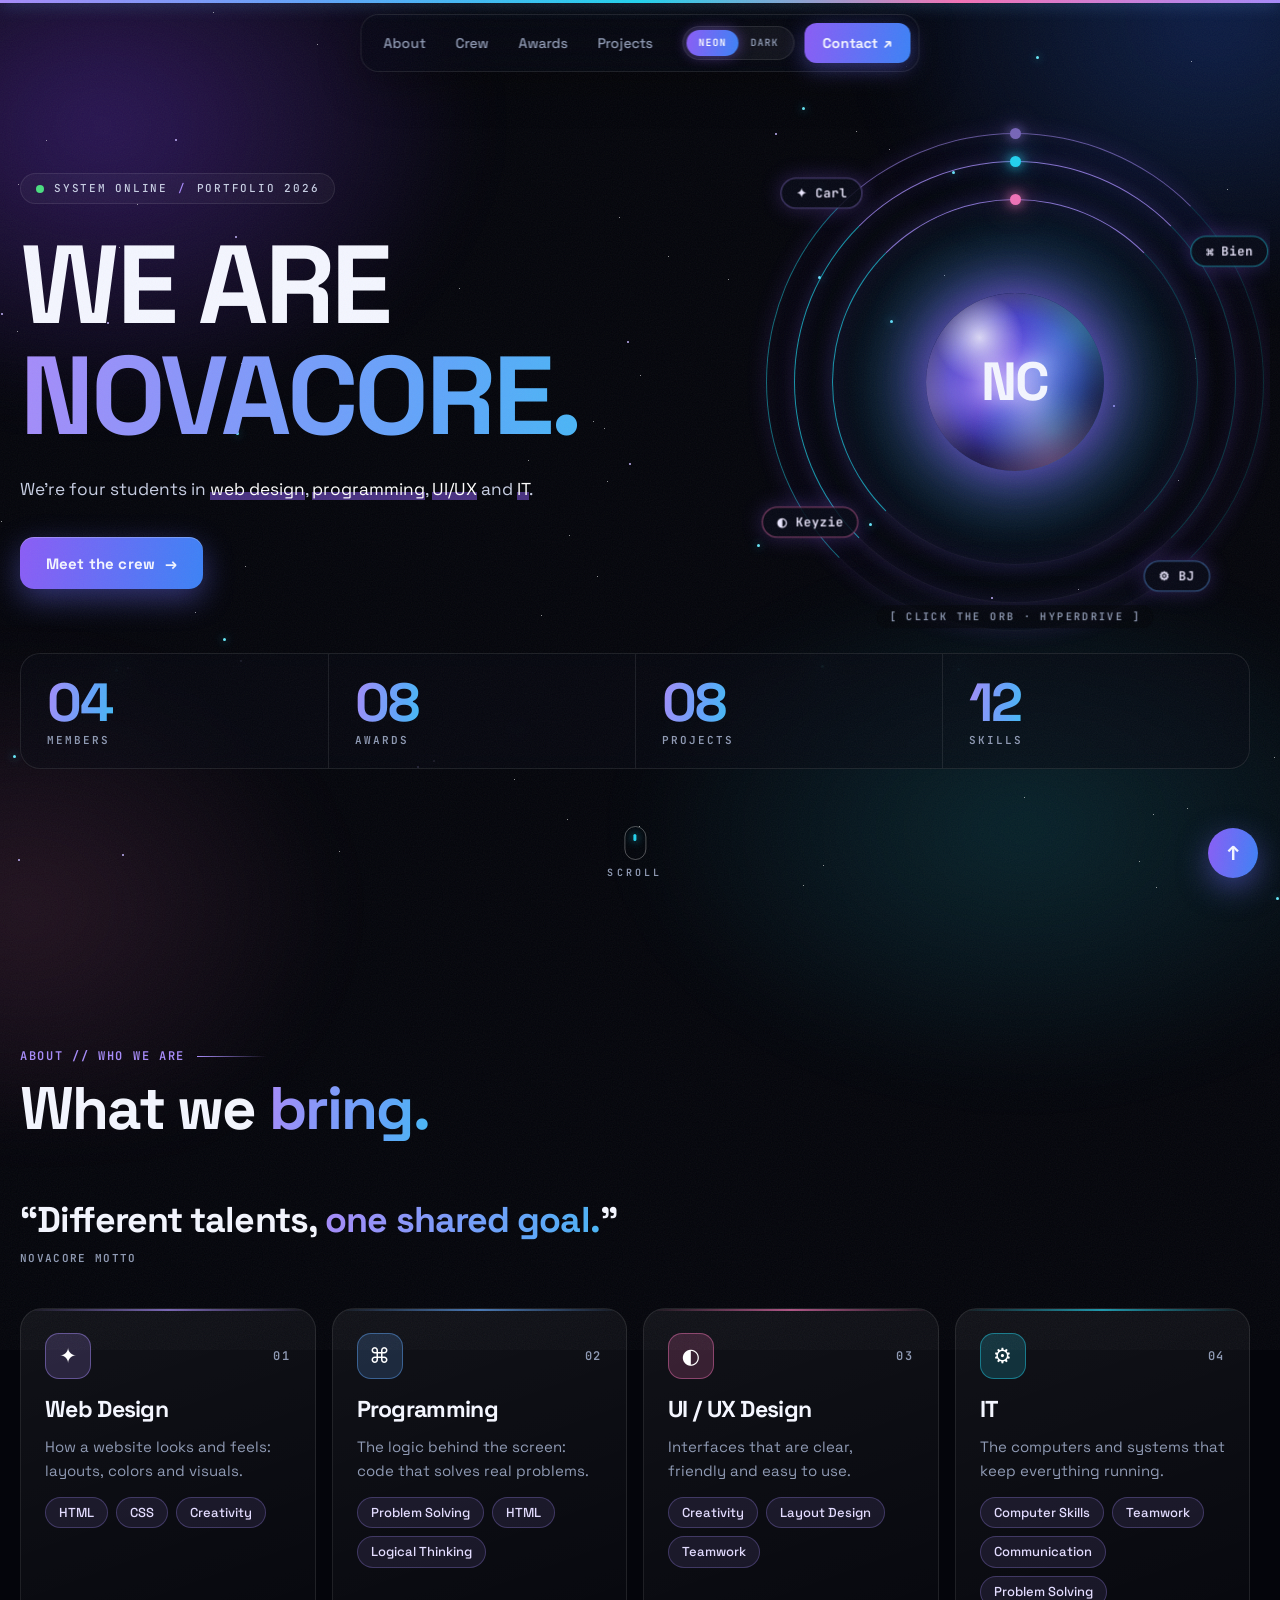
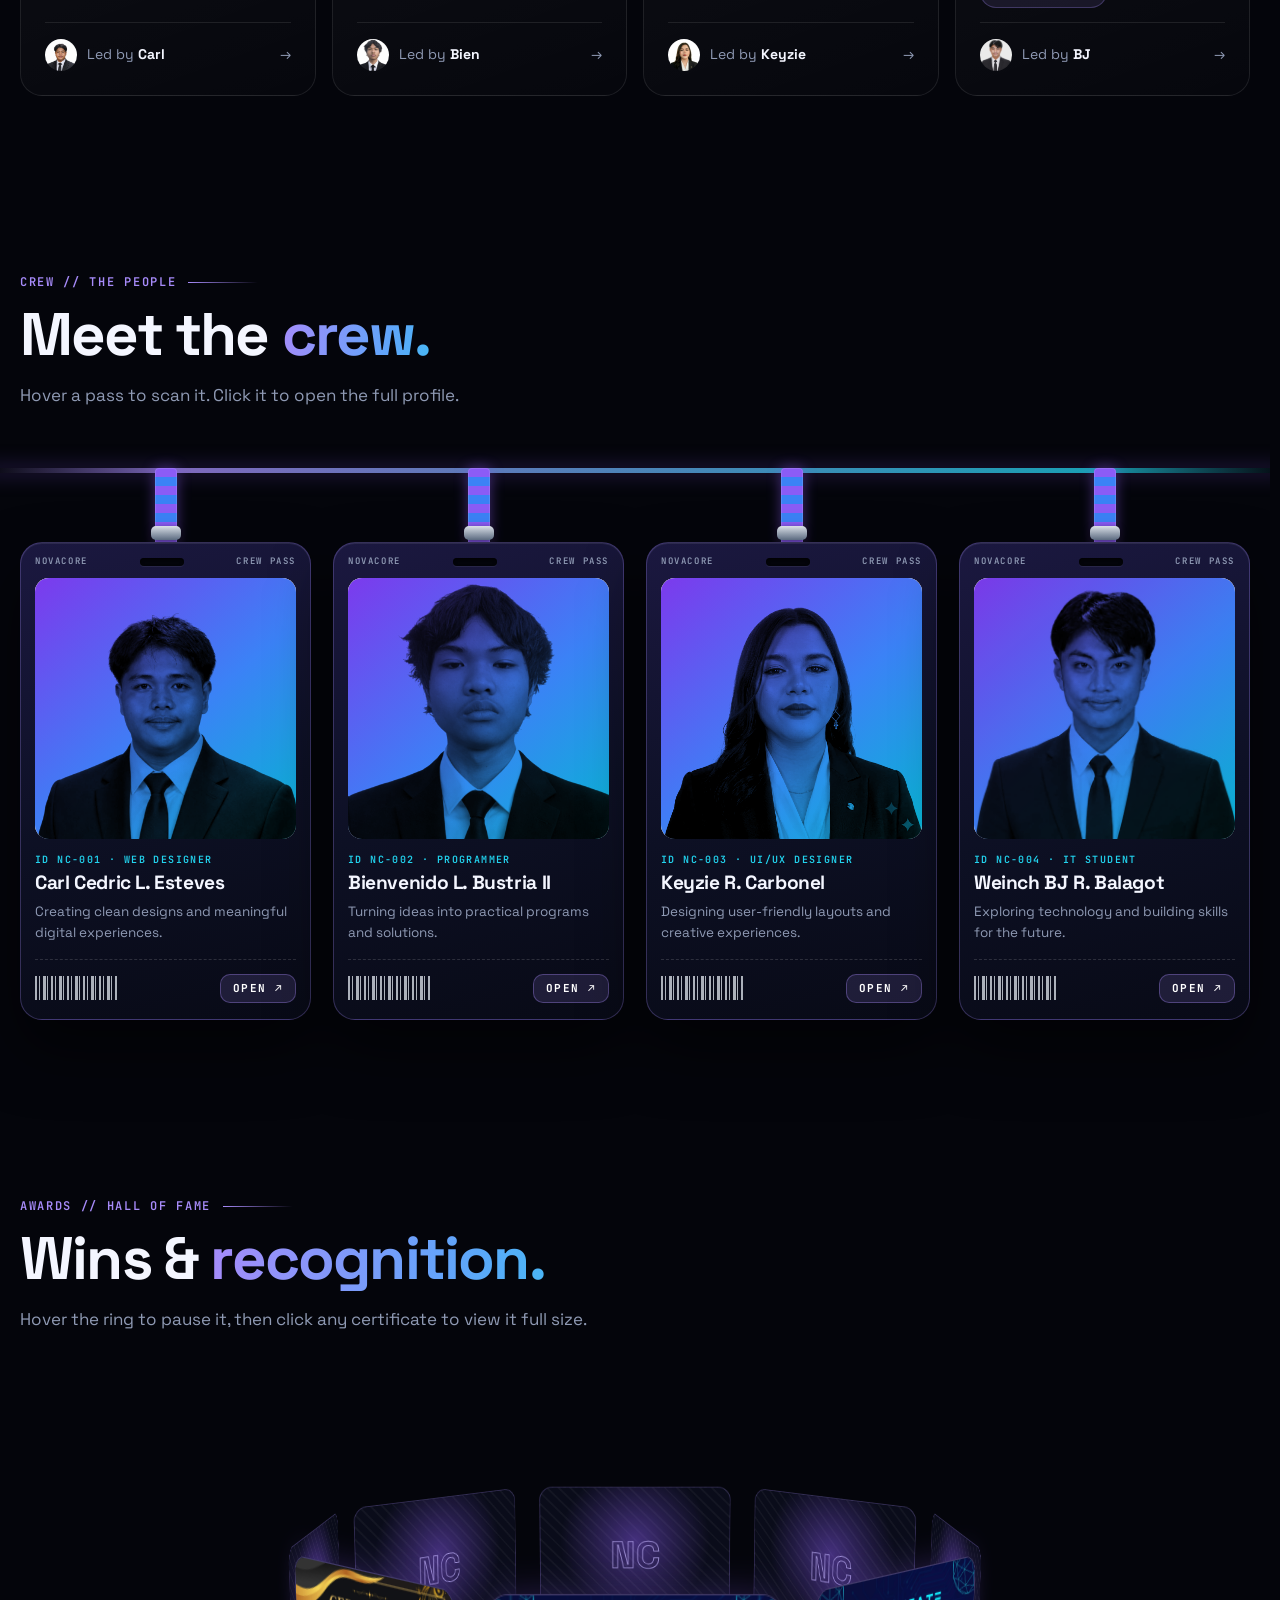
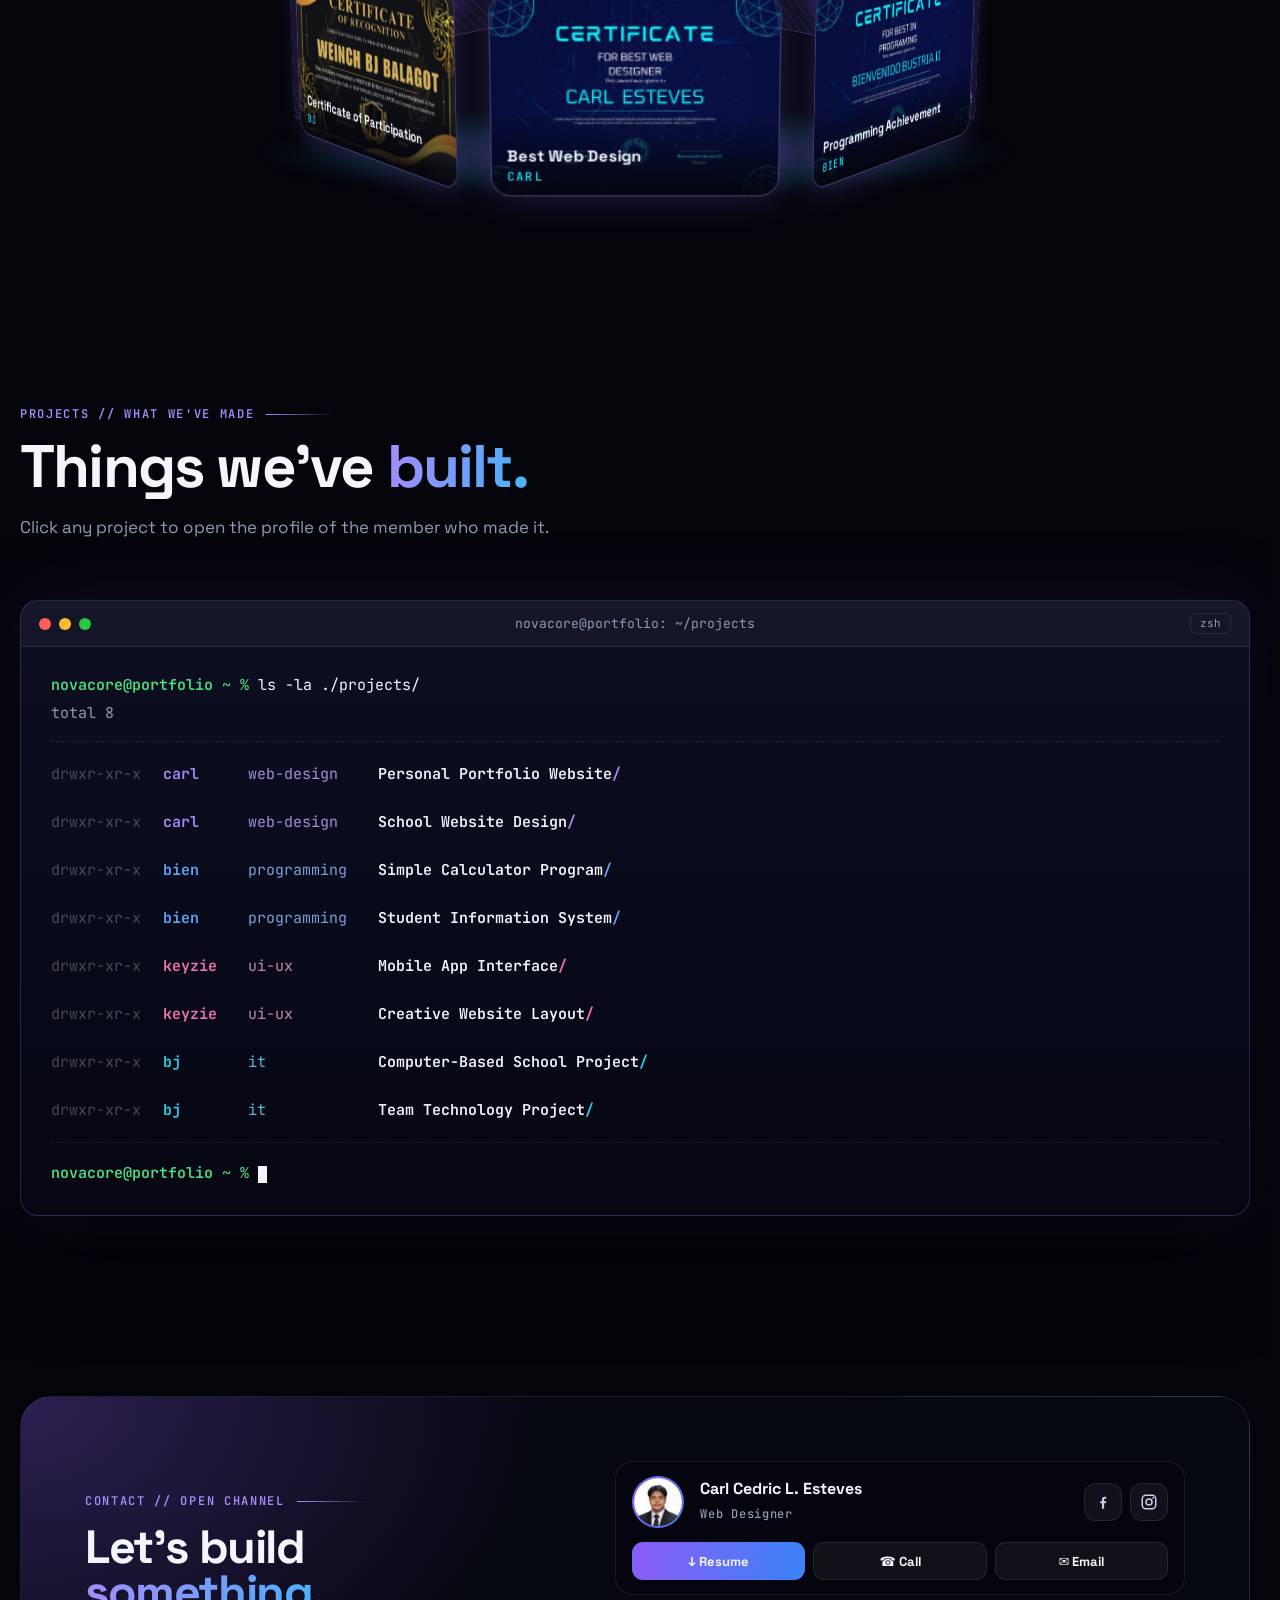
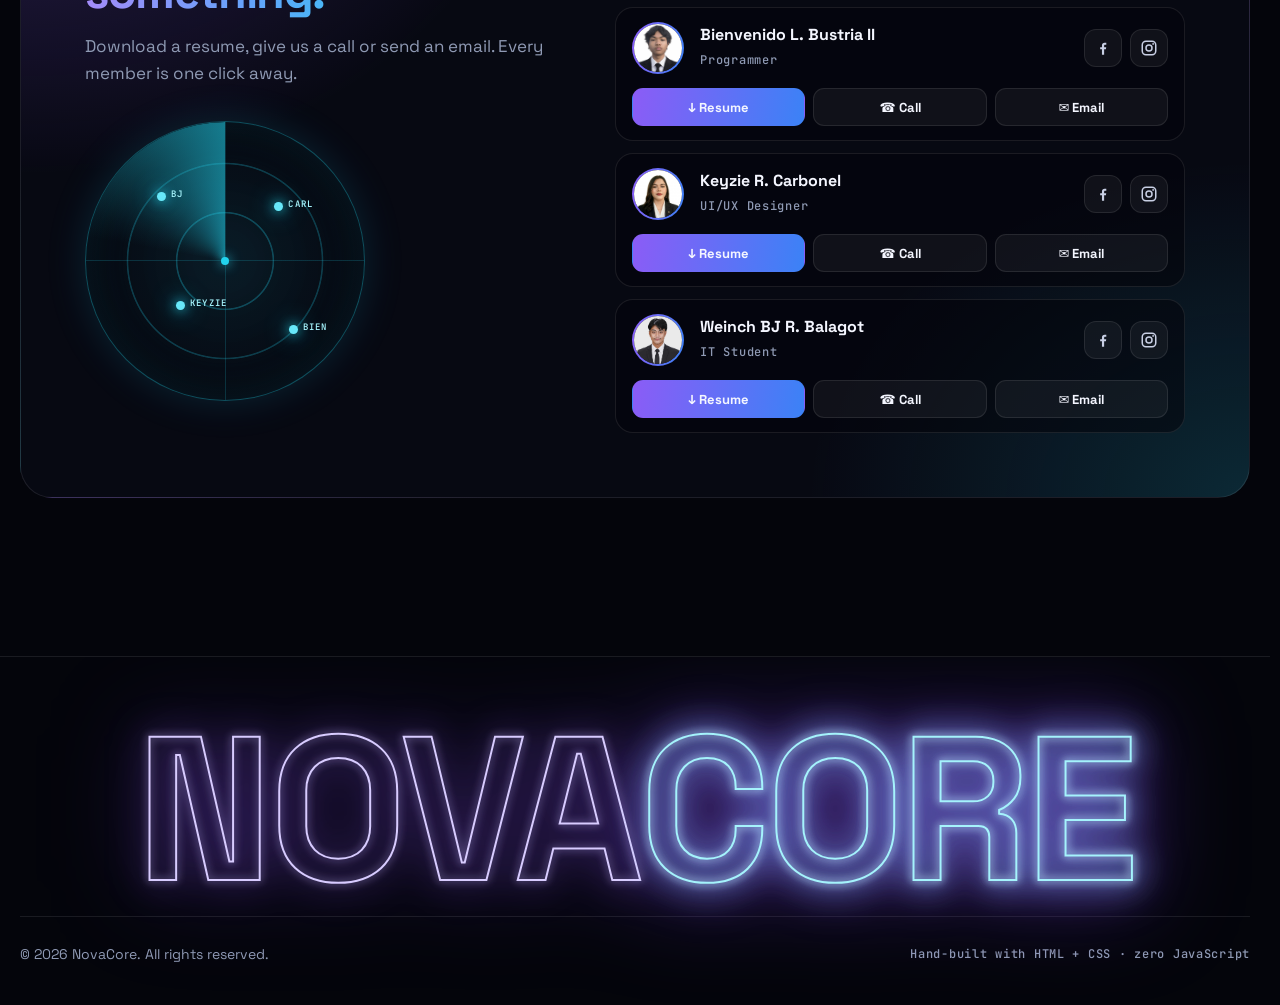
<file: index.html>
<!DOCTYPE html>
<html lang="en">
<head>
    <!-- page info -->
    <meta charset="UTF-8">
    <meta name="viewport" content="width=device-width, initial-scale=1.0">
    <meta name="description" content="NovaCore — the portfolio of four students in web design, programming, UI/UX and IT.">
    <meta name="color-scheme" content="dark">
    <meta name="theme-color" content="#04050b">
    <title>NovaCore — Portfolio</title>

    <!-- tab icon: a small "NC" badge drawn as an SVG -->
    <link rel="icon" href="data:image/svg+xml,%3Csvg xmlns='http://www.w3.org/2000/svg' viewBox='0 0 64 64'%3E%3Cdefs%3E%3ClinearGradient id='g' x1='0' y1='0' x2='1' y2='1'%3E%3Cstop offset='0' stop-color='%238b5cf6'/%3E%3Cstop offset='1' stop-color='%2322d3ee'/%3E%3C/linearGradient%3E%3C/defs%3E%3Crect width='64' height='64' rx='16' fill='url(%23g)'/%3E%3Ctext x='32' y='42' font-family='Arial Black,Arial' font-size='26' font-weight='900' text-anchor='middle' fill='white'%3ENC%3C/text%3E%3C/svg%3E">

    <!-- fonts -->
    <link rel="preconnect" href="https://fonts.googleapis.com">
    <link rel="preconnect" href="https://fonts.gstatic.com" crossorigin>
    <link rel="stylesheet" href="https://fonts.googleapis.com/css2?family=Space+Grotesk:wght@400;500;600;700&family=JetBrains+Mono:wght@400;600&display=swap">

    <!-- styles -->
    <link rel="stylesheet" href="style.css">
</head>
<body id="top">

<!--
    NOVACORE PORTFOLIO — pure HTML + CSS, zero JavaScript.
    • profiles, award viewer and phone menu open with the CSS :target selector
    • hyperdrive + dark mode are hidden checkboxes read with :has()
    • reveals, the typed terminal command and nav highlight are CSS scroll-driven animations
-->


<!-- ===================== ICONS (drawn once, reused with <use>) ===================== -->
<svg width="0" height="0" style="position: absolute" aria-hidden="true" focusable="false">
    <symbol id="i-fb" viewBox="0 0 24 24">
        <path fill="currentColor" d="M13.5 21v-7.2h2.4l.4-2.9h-2.8V9.1c0-.8.2-1.4 1.4-1.4h1.5V5.1c-.3 0-1.1-.1-2.2-.1-2.2 0-3.6 1.3-3.6 3.7v2.2H8.2v2.9h2.4V21h2.9z"/>
    </symbol>
    <symbol id="i-ig" viewBox="0 0 24 24">
        <g fill="none" stroke="currentColor" stroke-width="2">
            <rect x="3" y="3" width="18" height="18" rx="5"/>
            <circle cx="12" cy="12" r="4"/>
        </g>
        <circle cx="17.5" cy="6.5" r="1.2" fill="currentColor"/>
    </symbol>
</svg>


<!-- ===================== SWITCHES (hidden checkboxes) ===================== -->
<input type="checkbox" id="warp" class="sr-toggle" aria-label="Hyperdrive">
<input type="checkbox" id="dark" class="sr-toggle" aria-label="Dark mode">


<!-- ===================== BACKGROUND ===================== -->
<div class="nebula" aria-hidden="true"></div>
<div class="space" aria-hidden="true">
    <i class="s1"></i>
    <i class="s2"></i>
    <i class="s3"></i>
</div>
<div class="warp" aria-hidden="true"></div>
<div class="grain" aria-hidden="true"></div>


<!-- ===================== NAV ===================== -->
<header class="nav">
    <nav class="nav-links" aria-label="Sections">
        <a href="#about">About</a>
        <a href="#crew">Crew</a>
        <a href="#awards">Awards</a>
        <a href="#projects">Projects</a>
    </nav>

    <div class="nav-tools">
        <!-- neon (the default, colourful look) / dark (black, neon edges only) -->
        <label for="dark" class="switch" title="Switch between neon and dark">
            <span class="sr-only">Dark mode</span>
            <span class="switch-knob" aria-hidden="true"></span>
            <span class="switch-opt o-neon" aria-hidden="true">NEON</span>
            <span class="switch-opt o-dark" aria-hidden="true">DARK</span>
        </label>

        <a href="#contact" class="nav-cta">Contact <span aria-hidden="true">↗</span></a>

        <a href="#menu" class="burger" aria-label="Open menu">
            <span></span>
            <span></span>
        </a>
    </div>
</header>


<main>

    <!-- ===================== HERO ===================== -->
    <section class="hero" aria-label="Introduction">
        <div class="hero-grid">
            <div class="hero-copy">
                <p class="status"><span class="dot"></span> SYSTEM ONLINE <span class="sep">/</span> PORTFOLIO 2026</p>

                <h1 class="hero-title">
                    <span class="t-line"><span>We are</span></span>
                    <span class="t-line">
                        <span class="glitch" data-text="NovaCore."><span class="grad">NovaCore.</span></span>
                    </span>
                </h1>

                <p class="hero-lead">
                    We're four students in <em>web design</em>, <em>programming</em>,
                    <em>UI/UX</em> and <em>IT</em>.
                </p>

                <div class="hero-cta">
                    <a href="#crew" class="btn btn-primary">Meet the crew <span class="arrow" aria-hidden="true">→</span></a>
                </div>
            </div>

            <!-- the orb is a label: clicking it ticks #warp (hyperdrive) -->
            <div class="orb-wrap">
                <label for="warp" class="orb" title="Click to engage hyperdrive">
                    <span class="sr-only">Toggle hyperdrive</span>
                    <span class="orb-glow" aria-hidden="true"></span>
                    <span class="orb-ring r1" aria-hidden="true"></span>
                    <span class="orb-ring r2" aria-hidden="true"></span>
                    <span class="orb-ring r3" aria-hidden="true"></span>
                    <span class="orb-core" aria-hidden="true"><b>NC</b></span>
                    <span class="orb-chip c1" aria-hidden="true">✦ Carl</span>
                    <span class="orb-chip c2" aria-hidden="true">⌘ Bien</span>
                    <span class="orb-chip c3" aria-hidden="true">◐ Keyzie</span>
                    <span class="orb-chip c4" aria-hidden="true">⚙ BJ</span>
                    <span class="orb-hint" aria-hidden="true"></span>
                </label>
            </div>
        </div>

        <ul class="hud" aria-label="Group stats">
            <li>
                <b class="count" style="--to: 4"><span class="sr-only">4</span></b>
                <span>Members</span>
            </li>
            <li>
                <b class="count" style="--to: 8"><span class="sr-only">8</span></b>
                <span>Awards</span>
            </li>
            <li>
                <b class="count" style="--to: 8"><span class="sr-only">8</span></b>
                <span>Projects</span>
            </li>
            <li>
                <b class="count" style="--to: 12"><span class="sr-only">12</span></b>
                <span>Skills</span>
            </li>
        </ul>

        <a href="#about" class="cue" aria-label="Scroll to About"><i></i>SCROLL</a>
    </section>


    <!-- ===================== 01 ABOUT ===================== -->
    <section class="sec" id="about">
        <div class="wrap">
            <header class="sec-head reveal">
                <p class="sec-tag">About // who we are</p>
                <h2 class="sec-title">What we <span class="grad">bring.</span></h2>
            </header>

            <div class="about-intro reveal">
                <blockquote class="about-quote">
                    <p>“Different talents, <span class="grad">one shared goal.</span>”</p>
                    <cite>NovaCore motto</cite>
                </blockquote>
            </div>

            <div class="fields">
                <article class="field reveal" style="--a: #a78bfa">
                    <div class="field-top">
                        <span class="field-icon" aria-hidden="true">✦</span>
                        <span class="field-no">01</span>
                    </div>
                    <h3>Web Design</h3>
                    <p>How a website looks and feels: layouts, colors and visuals.</p>
                    <ul class="chips">
                        <li>HTML</li>
                        <li>CSS</li>
                        <li>Creativity</li>
                    </ul>
                    <a href="#p-carl" class="field-lead">
                        <img src="carl.jpg" alt="">
                        <span>Led by <b>Carl</b></span>
                        <i aria-hidden="true">→</i>
                    </a>
                </article>

                <article class="field reveal" style="--a: #60a5fa">
                    <div class="field-top">
                        <span class="field-icon" aria-hidden="true">⌘</span>
                        <span class="field-no">02</span>
                    </div>
                    <h3>Programming</h3>
                    <p>The logic behind the screen: code that solves real problems.</p>
                    <ul class="chips">
                        <li>Problem Solving</li>
                        <li>HTML</li>
                        <li>Logical Thinking</li>
                    </ul>
                    <a href="#p-bien" class="field-lead">
                        <img src="bien-photo.jpg" alt="">
                        <span>Led by <b>Bien</b></span>
                        <i aria-hidden="true">→</i>
                    </a>
                </article>

                <article class="field reveal" style="--a: #f472b6">
                    <div class="field-top">
                        <span class="field-icon" aria-hidden="true">◐</span>
                        <span class="field-no">03</span>
                    </div>
                    <h3>UI / UX Design</h3>
                    <p>Interfaces that are clear, friendly and easy to use.</p>
                    <ul class="chips">
                        <li>Creativity</li>
                        <li>Layout Design</li>
                        <li>Teamwork</li>
                    </ul>
                    <a href="#p-keyzie" class="field-lead">
                        <img src="keyzie.jpg" alt="">
                        <span>Led by <b>Keyzie</b></span>
                        <i aria-hidden="true">→</i>
                    </a>
                </article>

                <article class="field reveal" style="--a: #22d3ee">
                    <div class="field-top">
                        <span class="field-icon" aria-hidden="true">⚙</span>
                        <span class="field-no">04</span>
                    </div>
                    <h3>IT</h3>
                    <p>The computers and systems that keep everything running.</p>
                    <ul class="chips">
                        <li>Computer Skills</li>
                        <li>Teamwork</li>
                        <li>Communication</li>
                        <li>Problem Solving</li>
                    </ul>
                    <a href="#p-bj" class="field-lead">
                        <img src="bj.jpg" alt="">
                        <span>Led by <b>BJ</b></span>
                        <i aria-hidden="true">→</i>
                    </a>
                </article>
            </div>
        </div>
    </section>


    <!-- ===================== 02 CREW ===================== -->
    <section class="sec" id="crew">
        <div class="wrap">
            <header class="sec-head reveal">
                <p class="sec-tag">Crew // the people</p>
                <h2 class="sec-title">Meet the <span class="grad">crew.</span></h2>
                <p class="sec-sub">Hover a pass to scan it. Click it to open the full profile.</p>
            </header>

            <div class="crew">
                <!-- Carl -->
                <div class="hang">
                    <a href="#p-carl" class="badge" style="--d: -1s">
                        <span class="lanyard" aria-hidden="true"></span>
                        <span class="badge-body">
                            <span class="badge-top">
                                <span>NOVACORE</span>
                                <span class="slot"></span>
                                <span>CREW PASS</span>
                            </span>
                            <span class="badge-photo">
                                <img src="carl.jpg" alt="Carl Cedric L. Esteves">
                                <span class="scan" aria-hidden="true"></span>
                            </span>
                            <span class="badge-id">ID NC-001 · WEB DESIGNER</span>
                            <span class="badge-name">Carl Cedric L. Esteves</span>
                            <span class="badge-bio">Creating clean designs and meaningful digital experiences.</span>
                            <span class="badge-foot">
                                <span class="barcode" aria-hidden="true"></span>
                                <span class="badge-open">OPEN ↗</span>
                            </span>
                            <span class="holo" aria-hidden="true"></span>
                        </span>
                    </a>
                </div>

                <!-- Bien -->
                <div class="hang">
                    <a href="#p-bien" class="badge" style="--d: -3.2s">
                        <span class="lanyard" aria-hidden="true"></span>
                        <span class="badge-body">
                            <span class="badge-top">
                                <span>NOVACORE</span>
                                <span class="slot"></span>
                                <span>CREW PASS</span>
                            </span>
                            <span class="badge-photo">
                                <img src="bien-photo.jpg" alt="Bienvenido L. Bustria II">
                                <span class="scan" aria-hidden="true"></span>
                            </span>
                            <span class="badge-id">ID NC-002 · PROGRAMMER</span>
                            <span class="badge-name">Bienvenido L. Bustria II</span>
                            <span class="badge-bio">Turning ideas into practical programs and solutions.</span>
                            <span class="badge-foot">
                                <span class="barcode" aria-hidden="true"></span>
                                <span class="badge-open">OPEN ↗</span>
                            </span>
                            <span class="holo" aria-hidden="true"></span>
                        </span>
                    </a>
                </div>

                <!-- Keyzie -->
                <div class="hang">
                    <a href="#p-keyzie" class="badge" style="--d: -2.1s">
                        <span class="lanyard" aria-hidden="true"></span>
                        <span class="badge-body">
                            <span class="badge-top">
                                <span>NOVACORE</span>
                                <span class="slot"></span>
                                <span>CREW PASS</span>
                            </span>
                            <span class="badge-photo">
                                <img src="keyzie.jpg" alt="Keyzie R. Carbonel">
                                <span class="scan" aria-hidden="true"></span>
                            </span>
                            <span class="badge-id">ID NC-003 · UI/UX DESIGNER</span>
                            <span class="badge-name">Keyzie R. Carbonel</span>
                            <span class="badge-bio">Designing user-friendly layouts and creative experiences.</span>
                            <span class="badge-foot">
                                <span class="barcode" aria-hidden="true"></span>
                                <span class="badge-open">OPEN ↗</span>
                            </span>
                            <span class="holo" aria-hidden="true"></span>
                        </span>
                    </a>
                </div>

                <!-- BJ -->
                <div class="hang">
                    <a href="#p-bj" class="badge" style="--d: -4.4s">
                        <span class="lanyard" aria-hidden="true"></span>
                        <span class="badge-body">
                            <span class="badge-top">
                                <span>NOVACORE</span>
                                <span class="slot"></span>
                                <span>CREW PASS</span>
                            </span>
                            <span class="badge-photo">
                                <img src="bj.jpg" alt="Weinch BJ R. Balagot">
                                <span class="scan" aria-hidden="true"></span>
                            </span>
                            <span class="badge-id">ID NC-004 · IT STUDENT</span>
                            <span class="badge-name">Weinch BJ R. Balagot</span>
                            <span class="badge-bio">Exploring technology and building skills for the future.</span>
                            <span class="badge-foot">
                                <span class="barcode" aria-hidden="true"></span>
                                <span class="badge-open">OPEN ↗</span>
                            </span>
                            <span class="holo" aria-hidden="true"></span>
                        </span>
                    </a>
                </div>
            </div>
        </div>
    </section>


    <!-- ===================== 03 AWARDS ===================== -->
    <section class="sec" id="awards">
        <div class="wrap">
            <header class="sec-head reveal">
                <p class="sec-tag">Awards // hall of fame</p>
                <h2 class="sec-title">Wins &amp; <span class="grad">recognition.</span></h2>
                <p class="sec-sub">Hover the ring to pause it, then click any certificate to view it full size.</p>
            </header>
        </div>

        <!-- 3D ring of certificates; each card opens its award viewer below -->
        <div class="ring-stage reveal">
            <div class="ring-floor" aria-hidden="true"></div>
            <div class="ring-tilt">
                <div class="ring">
                    <a href="#lb-1" class="ring-card" style="--i: 0">
                        <span class="rc-front">
                            <img src="CC 2.jpg" alt="Best Web Design certificate — Carl Cedric L. Esteves">
                            <span class="rc-cap">Best Web Design<small>Carl</small></span>
                        </span>
                        <span class="rc-back" aria-hidden="true"><b>NC</b><i>01</i></span>
                    </a>
                    <a href="#lb-2" class="ring-card" style="--i: 1">
                        <span class="rc-front">
                            <img src="bien awa.jpg" alt="Programming Achievement award — Bienvenido L. Bustria II">
                            <span class="rc-cap">Programming Achievement<small>Bien</small></span>
                        </span>
                        <span class="rc-back" aria-hidden="true"><b>NC</b><i>02</i></span>
                    </a>
                    <a href="#lb-3" class="ring-card" style="--i: 2">
                        <span class="rc-front">
                            <img src="KEYZIE AWA.jpg" alt="Design Achievement award — Keyzie R. Carbonel">
                            <span class="rc-cap">Design Achievement<small>Keyzie</small></span>
                        </span>
                        <span class="rc-back" aria-hidden="true"><b>NC</b><i>03</i></span>
                    </a>
                    <a href="#lb-4" class="ring-card" style="--i: 3">
                        <span class="rc-front">
                            <img src="BJ AWA.jpg" alt="Academic Achievement award — Weinch BJ R. Balagot">
                            <span class="rc-cap">Academic Achievement<small>BJ</small></span>
                        </span>
                        <span class="rc-back" aria-hidden="true"><b>NC</b><i>04</i></span>
                    </a>
                    <a href="#lb-5" class="ring-card" style="--i: 4">
                        <span class="rc-front">
                            <img src="CC 1.jpg" alt="Certificate of Participation — Carl Cedric L. Esteves">
                            <span class="rc-cap">Certificate of Participation<small>Carl</small></span>
                        </span>
                        <span class="rc-back" aria-hidden="true"><b>NC</b><i>05</i></span>
                    </a>
                    <a href="#lb-6" class="ring-card" style="--i: 5">
                        <span class="rc-front">
                            <img src="bien cer.jpg" alt="Certificate of Participation — Bienvenido L. Bustria II">
                            <span class="rc-cap">Certificate of Participation<small>Bien</small></span>
                        </span>
                        <span class="rc-back" aria-hidden="true"><b>NC</b><i>06</i></span>
                    </a>
                    <a href="#lb-7" class="ring-card" style="--i: 6">
                        <span class="rc-front">
                            <img src="KEYZIE CER.jpg" alt="Certificate of Participation — Keyzie R. Carbonel">
                            <span class="rc-cap">Certificate of Participation<small>Keyzie</small></span>
                        </span>
                        <span class="rc-back" aria-hidden="true"><b>NC</b><i>07</i></span>
                    </a>
                    <a href="#lb-8" class="ring-card" style="--i: 7">
                        <span class="rc-front">
                            <img src="BJ CER.jpg" alt="Certificate of Participation — Weinch BJ R. Balagot">
                            <span class="rc-cap">Certificate of Participation<small>BJ</small></span>
                        </span>
                        <span class="rc-back" aria-hidden="true"><b>NC</b><i>08</i></span>
                    </a>
                </div>
            </div>
        </div>
    </section>


    <!-- ===================== 04 PROJECTS ===================== -->
    <section class="sec" id="projects">
        <div class="wrap">
            <header class="sec-head reveal">
                <p class="sec-tag">Projects // what we've made</p>
                <h2 class="sec-title">Things we've <span class="grad">built.</span></h2>
                <p class="sec-sub">Click any project to open the profile of the member who made it.</p>
            </header>

            <!-- a terminal that lists the projects; each row opens its maker's profile -->
            <div class="term reveal">
                <div class="term-bar">
                    <span class="dots" aria-hidden="true"><i></i><i></i><i></i></span>
                    <span class="term-title">novacore@portfolio: ~/projects</span>
                    <span class="term-shell" aria-hidden="true">zsh</span>
                </div>

                <div class="term-body">
                    <p class="term-cmd"><span class="ps"><b>novacore@portfolio</b> ~ %</span> <span class="typed">ls -la ./projects/</span></p>
                    <p class="term-out">total 8</p>

                    <ol class="term-list">
                        <li>
                            <a href="#p-carl" class="t-row" style="--a: #a78bfa">
                                <span class="t-perm" aria-hidden="true">drwxr-xr-x</span>
                                <span class="t-own">carl</span>
                                <span class="t-tag">web-design</span>
                                <span class="t-name">Personal Portfolio Website<i aria-hidden="true">/</i></span>
                                <span class="t-open" aria-hidden="true">open ↗</span>
                            </a>
                        </li>
                        <li>
                            <a href="#p-carl" class="t-row" style="--a: #a78bfa">
                                <span class="t-perm" aria-hidden="true">drwxr-xr-x</span>
                                <span class="t-own">carl</span>
                                <span class="t-tag">web-design</span>
                                <span class="t-name">School Website Design<i aria-hidden="true">/</i></span>
                                <span class="t-open" aria-hidden="true">open ↗</span>
                            </a>
                        </li>
                        <li>
                            <a href="#p-bien" class="t-row" style="--a: #60a5fa">
                                <span class="t-perm" aria-hidden="true">drwxr-xr-x</span>
                                <span class="t-own">bien</span>
                                <span class="t-tag">programming</span>
                                <span class="t-name">Simple Calculator Program<i aria-hidden="true">/</i></span>
                                <span class="t-open" aria-hidden="true">open ↗</span>
                            </a>
                        </li>
                        <li>
                            <a href="#p-bien" class="t-row" style="--a: #60a5fa">
                                <span class="t-perm" aria-hidden="true">drwxr-xr-x</span>
                                <span class="t-own">bien</span>
                                <span class="t-tag">programming</span>
                                <span class="t-name">Student Information System<i aria-hidden="true">/</i></span>
                                <span class="t-open" aria-hidden="true">open ↗</span>
                            </a>
                        </li>
                        <li>
                            <a href="#p-keyzie" class="t-row" style="--a: #f472b6">
                                <span class="t-perm" aria-hidden="true">drwxr-xr-x</span>
                                <span class="t-own">keyzie</span>
                                <span class="t-tag">ui-ux</span>
                                <span class="t-name">Mobile App Interface<i aria-hidden="true">/</i></span>
                                <span class="t-open" aria-hidden="true">open ↗</span>
                            </a>
                        </li>
                        <li>
                            <a href="#p-keyzie" class="t-row" style="--a: #f472b6">
                                <span class="t-perm" aria-hidden="true">drwxr-xr-x</span>
                                <span class="t-own">keyzie</span>
                                <span class="t-tag">ui-ux</span>
                                <span class="t-name">Creative Website Layout<i aria-hidden="true">/</i></span>
                                <span class="t-open" aria-hidden="true">open ↗</span>
                            </a>
                        </li>
                        <li>
                            <a href="#p-bj" class="t-row" style="--a: #22d3ee">
                                <span class="t-perm" aria-hidden="true">drwxr-xr-x</span>
                                <span class="t-own">bj</span>
                                <span class="t-tag">it</span>
                                <span class="t-name">Computer-Based School Project<i aria-hidden="true">/</i></span>
                                <span class="t-open" aria-hidden="true">open ↗</span>
                            </a>
                        </li>
                        <li>
                            <a href="#p-bj" class="t-row" style="--a: #22d3ee">
                                <span class="t-perm" aria-hidden="true">drwxr-xr-x</span>
                                <span class="t-own">bj</span>
                                <span class="t-tag">it</span>
                                <span class="t-name">Team Technology Project<i aria-hidden="true">/</i></span>
                                <span class="t-open" aria-hidden="true">open ↗</span>
                            </a>
                        </li>
                    </ol>

                    <p class="term-cmd"><span class="ps"><b>novacore@portfolio</b> ~ %</span> <span class="caret" aria-hidden="true"></span></p>
                </div>
            </div>
        </div>
    </section>


    <!-- ===================== 05 CONTACT ===================== -->
    <section class="sec" id="contact">
        <div class="wrap">
            <div class="contact reveal">
                <div class="contact-copy">
                    <p class="sec-tag">Contact // open channel</p>
                    <h2 class="sec-title">Let's build <span class="grad">something.</span></h2>
                    <p class="sec-sub">Download a resume, give us a call or send an email. Every member is one click away.</p>

                    <div class="radar" aria-hidden="true">
                        <span class="blip b1"><i>CARL</i></span>
                        <span class="blip b2"><i>BIEN</i></span>
                        <span class="blip b3"><i>KEYZIE</i></span>
                        <span class="blip b4"><i>BJ</i></span>
                    </div>
                </div>

                <ul class="contact-list">
                    <!-- Carl -->
                    <li class="c-row">
                        <img src="carl.jpg" alt="">
                        <div class="c-who"><b>Carl Cedric L. Esteves</b><span>Web Designer</span></div>
                        <div class="c-social">
                            <a href="https://www.facebook.com/share/1Ezg23LX6j/" class="soc fb"
                               target="_blank" rel="noopener noreferrer"
                               aria-label="Carl on Facebook (opens in a new tab)">
                                <svg aria-hidden="true" focusable="false"><use href="#i-fb"/></svg>
                            </a>
                            <a href="https://www.instagram.com/carl_16528/" class="soc ig"
                               target="_blank" rel="noopener noreferrer"
                               aria-label="Carl on Instagram (opens in a new tab)">
                                <svg aria-hidden="true" focusable="false"><use href="#i-ig"/></svg>
                            </a>
                        </div>
                        <div class="c-actions">
                            <a href="RESUME.pdf" download="Carl-Esteves-Resume.pdf" class="c-btn c-primary">↓ Resume</a>
                            <a href="tel:+639274844149" class="c-btn">☎ Call</a>
                            <a href="mailto:carlcedric@gmail.com" class="c-btn">✉ Email</a>
                        </div>
                    </li>

                    <!-- Bien -->
                    <li class="c-row">
                        <img src="bien-photo.jpg" alt="">
                        <div class="c-who"><b>Bienvenido L. Bustria II</b><span>Programmer</span></div>
                        <div class="c-social">
                            <a href="https://www.facebook.com/profile.php?id=61550861322666" class="soc fb"
                               target="_blank" rel="noopener noreferrer"
                               aria-label="Bien on Facebook (opens in a new tab)">
                                <svg aria-hidden="true" focusable="false"><use href="#i-fb"/></svg>
                            </a>
                            <a href="https://www.instagram.com/realest_bien/" class="soc ig"
                               target="_blank" rel="noopener noreferrer"
                               aria-label="Bien on Instagram (opens in a new tab)">
                                <svg aria-hidden="true" focusable="false"><use href="#i-ig"/></svg>
                            </a>
                        </div>
                        <div class="c-actions">
                            <a href="BIEN R.pdf" download="Bienvenido-Bustria-Resume.pdf" class="c-btn c-primary">↓ Resume</a>
                            <a href="tel:+639945434806" class="c-btn">☎ Call</a>
                            <a href="mailto:eter4.bienn@gmail.com" class="c-btn">✉ Email</a>
                        </div>
                    </li>

                    <!-- Keyzie -->
                    <li class="c-row">
                        <img src="keyzie.jpg" alt="">
                        <div class="c-who"><b>Keyzie R. Carbonel</b><span>UI/UX Designer</span></div>
                        <div class="c-social">
                            <a href="https://www.facebook.com/keyzie.carbonel.2024" class="soc fb"
                               target="_blank" rel="noopener noreferrer"
                               aria-label="Keyzie on Facebook (opens in a new tab)">
                                <svg aria-hidden="true" focusable="false"><use href="#i-fb"/></svg>
                            </a>
                            <a href="https://www.instagram.com/kyz.crbnl/" class="soc ig"
                               target="_blank" rel="noopener noreferrer"
                               aria-label="Keyzie on Instagram (opens in a new tab)">
                                <svg aria-hidden="true" focusable="false"><use href="#i-ig"/></svg>
                            </a>
                        </div>
                        <div class="c-actions">
                            <a href="KEYZIE R.pdf" download="Keyzie-Carbonel-Resume.pdf" class="c-btn c-primary">↓ Resume</a>
                            <a href="tel:+639123456787" class="c-btn">☎ Call</a>
                            <a href="mailto:keyziecarbonel0@gmail.com" class="c-btn">✉ Email</a>
                        </div>
                    </li>

                    <!-- BJ -->
                    <li class="c-row">
                        <img src="bj.jpg" alt="">
                        <div class="c-who"><b>Weinch BJ R. Balagot</b><span>IT Student</span></div>
                        <div class="c-social">
                            <a href="https://www.facebook.com/rimas.bj.3" class="soc fb"
                               target="_blank" rel="noopener noreferrer"
                               aria-label="BJ on Facebook (opens in a new tab)">
                                <svg aria-hidden="true" focusable="false"><use href="#i-fb"/></svg>
                            </a>
                            <a href="https://www.instagram.com/weinchieeebejey/" class="soc ig"
                               target="_blank" rel="noopener noreferrer"
                               aria-label="BJ on Instagram (opens in a new tab)">
                                <svg aria-hidden="true" focusable="false"><use href="#i-ig"/></svg>
                            </a>
                        </div>
                        <div class="c-actions">
                            <a href="BJ R.pdf" download="BJ-Balagot-Resume.pdf" class="c-btn c-primary">↓ Resume</a>
                            <a href="tel:+639936419729" class="c-btn">☎ Call</a>
                            <a href="mailto:balagotbj94@gmail.com" class="c-btn">✉ Email</a>
                        </div>
                    </li>
                </ul>
            </div>
        </div>
    </section>

</main>


<!-- ===================== FOOTER ===================== -->
<footer class="footer">
    <p class="neon-sign" aria-hidden="true">NOVA<span>CORE</span></p>

    <div class="wrap footer-bar">
        <p>© 2026 NovaCore. All rights reserved.</p>
        <p class="mono">Hand-built with HTML + CSS · zero JavaScript</p>
    </div>

    <a href="#top" class="to-top" aria-label="Back to top">↑</a>
</footer>


<!-- ===================== PROFILE POP-UPS (open with :target) ===================== -->

<!-- Carl -->
<div class="overlay modal" id="p-carl" role="dialog" aria-modal="true" aria-labelledby="p-carl-h">
    <a href="#_" class="ov-bg" aria-label="Close profile" tabindex="-1"></a>
    <a href="#_" class="ov-x" aria-label="Close profile">✕</a>

    <article class="m-card">
        <header class="m-head">
            <div class="m-photo"><img src="carl.jpg" alt="Carl Cedric L. Esteves"></div>
            <div>
                <p class="m-id">ID NC-001 · WEB DESIGNER</p>
                <h3 id="p-carl-h">Carl Cedric L. Esteves</h3>
                <p class="m-bio">Creating clean designs and meaningful digital experiences.</p>
            </div>
        </header>

        <section class="m-sec">
            <h4>About</h4>
            <p>
                I am Carl Cedric, a student who enjoys technology, creativity, and learning new things.
                I want to improve my skills and create useful websites.
            </p>
        </section>

        <section class="m-sec">
            <h4>Skills</h4>
            <ul class="chips">
                <li>HTML</li>
                <li>CSS</li>
                <li>Web Design</li>
                <li>Creativity</li>
            </ul>
        </section>

        <section class="m-sec">
            <h4>Awards</h4>
            <div class="m-awards">
                <a href="#lb-1"><img src="CC 2.jpg" alt="Best Web Design certificate"><span>Best Web Design</span></a>
                <a href="#lb-5"><img src="CC 1.jpg" alt="Certificate of Participation"><span>Certificate of Participation</span></a>
            </div>
        </section>

        <section class="m-sec">
            <h4>Projects</h4>
            <ul class="m-projects">
                <li>Personal Portfolio Website</li>
                <li>School Website Design</li>
            </ul>
        </section>

        <section class="m-sec">
            <h4>Socials</h4>
            <div class="m-social">
                <a href="https://www.facebook.com/share/1Ezg23LX6j/" class="m-soc fb" target="_blank" rel="noopener noreferrer">
                    <span class="soc-ico"><svg aria-hidden="true" focusable="false"><use href="#i-fb"/></svg></span>
                    <span class="soc-txt"><b>Facebook</b><small>Follow Carl</small></span>
                    <i aria-hidden="true">↗</i>
                    <span class="sr-only">(opens in a new tab)</span>
                </a>
                <a href="https://www.instagram.com/carl_16528/" class="m-soc ig" target="_blank" rel="noopener noreferrer">
                    <span class="soc-ico"><svg aria-hidden="true" focusable="false"><use href="#i-ig"/></svg></span>
                    <span class="soc-txt"><b>Instagram</b><small>@carl_16528</small></span>
                    <i aria-hidden="true">↗</i>
                    <span class="sr-only">(opens in a new tab)</span>
                </a>
            </div>
        </section>

        <div class="m-actions">
            <a href="RESUME.pdf" download="Carl-Esteves-Resume.pdf" class="btn btn-primary">↓ Download resume</a>
            <a href="tel:+639274844149" class="btn btn-ghost">☎ Call</a>
            <a href="mailto:carlcedric@gmail.com" class="btn btn-ghost">✉ Email</a>
        </div>

        <nav class="m-nav" aria-label="Other members">
            <a href="#p-bj">← BJ</a>
            <a href="#p-bien">Bien →</a>
        </nav>
    </article>
</div>

<!-- Bien -->
<div class="overlay modal" id="p-bien" role="dialog" aria-modal="true" aria-labelledby="p-bien-h">
    <a href="#_" class="ov-bg" aria-label="Close profile" tabindex="-1"></a>
    <a href="#_" class="ov-x" aria-label="Close profile">✕</a>

    <article class="m-card">
        <header class="m-head">
            <div class="m-photo"><img src="bien-photo.jpg" alt="Bienvenido L. Bustria II"></div>
            <div>
                <p class="m-id">ID NC-002 · PROGRAMMER</p>
                <h3 id="p-bien-h">Bienvenido L. Bustria II</h3>
                <p class="m-bio">Turning ideas into practical programs and solutions.</p>
            </div>
        </header>

        <section class="m-sec">
            <h4>About</h4>
            <p>
                I am Bienvenido, a student interested in programming and technology. I enjoy solving problems,
                learning coding concepts, and developing useful applications.
            </p>
        </section>

        <section class="m-sec">
            <h4>Skills</h4>
            <ul class="chips">
                <li>Programming</li>
                <li>Problem Solving</li>
                <li>HTML</li>
                <li>Logical Thinking</li>
            </ul>
        </section>

        <section class="m-sec">
            <h4>Awards</h4>
            <div class="m-awards">
                <a href="#lb-2"><img src="bien awa.jpg" alt="Programming Achievement award"><span>Programming Achievement</span></a>
                <a href="#lb-6"><img src="bien cer.jpg" alt="Certificate of Participation"><span>Certificate of Participation</span></a>
            </div>
        </section>

        <section class="m-sec">
            <h4>Projects</h4>
            <ul class="m-projects">
                <li>Simple Calculator Program</li>
                <li>Student Information System</li>
            </ul>
        </section>

        <section class="m-sec">
            <h4>Socials</h4>
            <div class="m-social">
                <a href="https://www.facebook.com/profile.php?id=61550861322666" class="m-soc fb" target="_blank" rel="noopener noreferrer">
                    <span class="soc-ico"><svg aria-hidden="true" focusable="false"><use href="#i-fb"/></svg></span>
                    <span class="soc-txt"><b>Facebook</b><small>Follow Bien</small></span>
                    <i aria-hidden="true">↗</i>
                    <span class="sr-only">(opens in a new tab)</span>
                </a>
                <a href="https://www.instagram.com/realest_bien/" class="m-soc ig" target="_blank" rel="noopener noreferrer">
                    <span class="soc-ico"><svg aria-hidden="true" focusable="false"><use href="#i-ig"/></svg></span>
                    <span class="soc-txt"><b>Instagram</b><small>@realest_bien</small></span>
                    <i aria-hidden="true">↗</i>
                    <span class="sr-only">(opens in a new tab)</span>
                </a>
            </div>
        </section>

        <div class="m-actions">
            <a href="BIEN R.pdf" download="Bienvenido-Bustria-Resume.pdf" class="btn btn-primary">↓ Download resume</a>
            <a href="tel:+639945434806" class="btn btn-ghost">☎ Call</a>
            <a href="mailto:eter4.bienn@gmail.com" class="btn btn-ghost">✉ Email</a>
        </div>

        <nav class="m-nav" aria-label="Other members">
            <a href="#p-carl">← Carl</a>
            <a href="#p-keyzie">Keyzie →</a>
        </nav>
    </article>
</div>

<!-- Keyzie -->
<div class="overlay modal" id="p-keyzie" role="dialog" aria-modal="true" aria-labelledby="p-keyzie-h">
    <a href="#_" class="ov-bg" aria-label="Close profile" tabindex="-1"></a>
    <a href="#_" class="ov-x" aria-label="Close profile">✕</a>

    <article class="m-card">
        <header class="m-head">
            <div class="m-photo"><img src="keyzie.jpg" alt="Keyzie R. Carbonel"></div>
            <div>
                <p class="m-id">ID NC-003 · UI/UX DESIGNER</p>
                <h3 id="p-keyzie-h">Keyzie R. Carbonel</h3>
                <p class="m-bio">Designing user-friendly layouts and creative experiences.</p>
            </div>
        </header>

        <section class="m-sec">
            <h4>About</h4>
            <p>
                I am a student who enjoys designing creative and user-friendly digital experiences.
                I want to develop my design skills and make technology easier to use.
            </p>
        </section>

        <section class="m-sec">
            <h4>Skills</h4>
            <ul class="chips">
                <li>UI Design</li>
                <li>Creativity</li>
                <li>Layout Design</li>
                <li>Teamwork</li>
            </ul>
        </section>

        <section class="m-sec">
            <h4>Awards</h4>
            <div class="m-awards">
                <a href="#lb-3"><img src="KEYZIE AWA.jpg" alt="Design Achievement award"><span>Design Achievement</span></a>
                <a href="#lb-7"><img src="KEYZIE CER.jpg" alt="Certificate of Participation"><span>Certificate of Participation</span></a>
            </div>
        </section>

        <section class="m-sec">
            <h4>Projects</h4>
            <ul class="m-projects">
                <li>Mobile App Interface</li>
                <li>Creative Website Layout</li>
            </ul>
        </section>

        <section class="m-sec">
            <h4>Socials</h4>
            <div class="m-social">
                <a href="https://www.facebook.com/keyzie.carbonel.2024" class="m-soc fb" target="_blank" rel="noopener noreferrer">
                    <span class="soc-ico"><svg aria-hidden="true" focusable="false"><use href="#i-fb"/></svg></span>
                    <span class="soc-txt"><b>Facebook</b><small>Follow Keyzie</small></span>
                    <i aria-hidden="true">↗</i>
                    <span class="sr-only">(opens in a new tab)</span>
                </a>
                <a href="https://www.instagram.com/kyz.crbnl/" class="m-soc ig" target="_blank" rel="noopener noreferrer">
                    <span class="soc-ico"><svg aria-hidden="true" focusable="false"><use href="#i-ig"/></svg></span>
                    <span class="soc-txt"><b>Instagram</b><small>@kyz.crbnl</small></span>
                    <i aria-hidden="true">↗</i>
                    <span class="sr-only">(opens in a new tab)</span>
                </a>
            </div>
        </section>

        <div class="m-actions">
            <a href="KEYZIE R.pdf" download="Keyzie-Carbonel-Resume.pdf" class="btn btn-primary">↓ Download resume</a>
            <a href="tel:+639123456787" class="btn btn-ghost">☎ Call</a>
            <a href="mailto:keyziecarbonel0@gmail.com" class="btn btn-ghost">✉ Email</a>
        </div>

        <nav class="m-nav" aria-label="Other members">
            <a href="#p-bien">← Bien</a>
            <a href="#p-bj">BJ →</a>
        </nav>
    </article>
</div>

<!-- BJ -->
<div class="overlay modal" id="p-bj" role="dialog" aria-modal="true" aria-labelledby="p-bj-h">
    <a href="#_" class="ov-bg" aria-label="Close profile" tabindex="-1"></a>
    <a href="#_" class="ov-x" aria-label="Close profile">✕</a>

    <article class="m-card">
        <header class="m-head">
            <div class="m-photo"><img src="bj.jpg" alt="Weinch BJ R. Balagot"></div>
            <div>
                <p class="m-id">ID NC-004 · IT STUDENT</p>
                <h3 id="p-bj-h">Weinch BJ R. Balagot</h3>
                <p class="m-bio">Exploring technology and building skills for the future.</p>
            </div>
        </header>

        <section class="m-sec">
            <h4>About</h4>
            <p>
                I am an IT student interested in computers, digital technology, and learning new skills.
                My goal is to use technology to create helpful solutions.
            </p>
        </section>

        <section class="m-sec">
            <h4>Skills</h4>
            <ul class="chips">
                <li>Computer Skills</li>
                <li>Teamwork</li>
                <li>Communication</li>
                <li>Problem Solving</li>
            </ul>
        </section>

        <section class="m-sec">
            <h4>Awards</h4>
            <div class="m-awards">
                <a href="#lb-4"><img src="BJ AWA.jpg" alt="Academic Achievement award"><span>Academic Achievement</span></a>
                <a href="#lb-8"><img src="BJ CER.jpg" alt="Certificate of Participation"><span>Certificate of Participation</span></a>
            </div>
        </section>

        <section class="m-sec">
            <h4>Projects</h4>
            <ul class="m-projects">
                <li>Computer-Based School Project</li>
                <li>Team Technology Project</li>
            </ul>
        </section>

        <section class="m-sec">
            <h4>Socials</h4>
            <div class="m-social">
                <a href="https://www.facebook.com/rimas.bj.3" class="m-soc fb" target="_blank" rel="noopener noreferrer">
                    <span class="soc-ico"><svg aria-hidden="true" focusable="false"><use href="#i-fb"/></svg></span>
                    <span class="soc-txt"><b>Facebook</b><small>Follow BJ</small></span>
                    <i aria-hidden="true">↗</i>
                    <span class="sr-only">(opens in a new tab)</span>
                </a>
                <a href="https://www.instagram.com/weinchieeebejey/" class="m-soc ig" target="_blank" rel="noopener noreferrer">
                    <span class="soc-ico"><svg aria-hidden="true" focusable="false"><use href="#i-ig"/></svg></span>
                    <span class="soc-txt"><b>Instagram</b><small>@weinchieeebejey</small></span>
                    <i aria-hidden="true">↗</i>
                    <span class="sr-only">(opens in a new tab)</span>
                </a>
            </div>
        </section>

        <div class="m-actions">
            <a href="BJ R.pdf" download="BJ-Balagot-Resume.pdf" class="btn btn-primary">↓ Download resume</a>
            <a href="tel:+639936419729" class="btn btn-ghost">☎ Call</a>
            <a href="mailto:balagotbj94@gmail.com" class="btn btn-ghost">✉ Email</a>
        </div>

        <nav class="m-nav" aria-label="Other members">
            <a href="#p-keyzie">← Keyzie</a>
            <a href="#p-carl">Carl →</a>
        </nav>
    </article>
</div>


<!-- ===================== AWARD VIEWER (open with :target, prev / next) ===================== -->

<div class="overlay lb" id="lb-1" role="dialog" aria-modal="true" aria-label="Best Web Design certificate">
    <a href="#_" class="ov-bg" aria-label="Close" tabindex="-1"></a>
    <a href="#_" class="ov-x" aria-label="Close">✕</a>
    <a href="#lb-8" class="lb-nav lb-prev" aria-label="Previous award">‹</a>
    <figure class="lb-fig">
        <img src="CC 2.jpg" alt="Best Web Design certificate of Carl Cedric L. Esteves" loading="lazy">
        <figcaption><i>01 / 08</i><b>Best Web Design</b><span>Carl Cedric L. Esteves</span></figcaption>
    </figure>
    <a href="#lb-2" class="lb-nav lb-next" aria-label="Next award">›</a>
</div>

<div class="overlay lb" id="lb-2" role="dialog" aria-modal="true" aria-label="Programming Achievement award">
    <a href="#_" class="ov-bg" aria-label="Close" tabindex="-1"></a>
    <a href="#_" class="ov-x" aria-label="Close">✕</a>
    <a href="#lb-1" class="lb-nav lb-prev" aria-label="Previous award">‹</a>
    <figure class="lb-fig">
        <img src="bien awa.jpg" alt="Programming Achievement award of Bienvenido L. Bustria II" loading="lazy">
        <figcaption><i>02 / 08</i><b>Programming Achievement</b><span>Bienvenido L. Bustria II</span></figcaption>
    </figure>
    <a href="#lb-3" class="lb-nav lb-next" aria-label="Next award">›</a>
</div>

<div class="overlay lb" id="lb-3" role="dialog" aria-modal="true" aria-label="Design Achievement award">
    <a href="#_" class="ov-bg" aria-label="Close" tabindex="-1"></a>
    <a href="#_" class="ov-x" aria-label="Close">✕</a>
    <a href="#lb-2" class="lb-nav lb-prev" aria-label="Previous award">‹</a>
    <figure class="lb-fig">
        <img src="KEYZIE AWA.jpg" alt="Design Achievement award of Keyzie R. Carbonel" loading="lazy">
        <figcaption><i>03 / 08</i><b>Design Achievement</b><span>Keyzie R. Carbonel</span></figcaption>
    </figure>
    <a href="#lb-4" class="lb-nav lb-next" aria-label="Next award">›</a>
</div>

<div class="overlay lb" id="lb-4" role="dialog" aria-modal="true" aria-label="Academic Achievement award">
    <a href="#_" class="ov-bg" aria-label="Close" tabindex="-1"></a>
    <a href="#_" class="ov-x" aria-label="Close">✕</a>
    <a href="#lb-3" class="lb-nav lb-prev" aria-label="Previous award">‹</a>
    <figure class="lb-fig">
        <img src="BJ AWA.jpg" alt="Academic Achievement award of Weinch BJ R. Balagot" loading="lazy">
        <figcaption><i>04 / 08</i><b>Academic Achievement</b><span>Weinch BJ R. Balagot</span></figcaption>
    </figure>
    <a href="#lb-5" class="lb-nav lb-next" aria-label="Next award">›</a>
</div>

<div class="overlay lb" id="lb-5" role="dialog" aria-modal="true" aria-label="Certificate of Participation">
    <a href="#_" class="ov-bg" aria-label="Close" tabindex="-1"></a>
    <a href="#_" class="ov-x" aria-label="Close">✕</a>
    <a href="#lb-4" class="lb-nav lb-prev" aria-label="Previous award">‹</a>
    <figure class="lb-fig">
        <img src="CC 1.jpg" alt="Certificate of Participation of Carl Cedric L. Esteves" loading="lazy">
        <figcaption><i>05 / 08</i><b>Certificate of Participation</b><span>Carl Cedric L. Esteves</span></figcaption>
    </figure>
    <a href="#lb-6" class="lb-nav lb-next" aria-label="Next award">›</a>
</div>

<div class="overlay lb" id="lb-6" role="dialog" aria-modal="true" aria-label="Certificate of Participation">
    <a href="#_" class="ov-bg" aria-label="Close" tabindex="-1"></a>
    <a href="#_" class="ov-x" aria-label="Close">✕</a>
    <a href="#lb-5" class="lb-nav lb-prev" aria-label="Previous award">‹</a>
    <figure class="lb-fig">
        <img src="bien cer.jpg" alt="Certificate of Participation of Bienvenido L. Bustria II" loading="lazy">
        <figcaption><i>06 / 08</i><b>Certificate of Participation</b><span>Bienvenido L. Bustria II</span></figcaption>
    </figure>
    <a href="#lb-7" class="lb-nav lb-next" aria-label="Next award">›</a>
</div>

<div class="overlay lb" id="lb-7" role="dialog" aria-modal="true" aria-label="Certificate of Participation">
    <a href="#_" class="ov-bg" aria-label="Close" tabindex="-1"></a>
    <a href="#_" class="ov-x" aria-label="Close">✕</a>
    <a href="#lb-6" class="lb-nav lb-prev" aria-label="Previous award">‹</a>
    <figure class="lb-fig">
        <img src="KEYZIE CER.jpg" alt="Certificate of Participation of Keyzie R. Carbonel" loading="lazy">
        <figcaption><i>07 / 08</i><b>Certificate of Participation</b><span>Keyzie R. Carbonel</span></figcaption>
    </figure>
    <a href="#lb-8" class="lb-nav lb-next" aria-label="Next award">›</a>
</div>

<div class="overlay lb" id="lb-8" role="dialog" aria-modal="true" aria-label="Certificate of Participation">
    <a href="#_" class="ov-bg" aria-label="Close" tabindex="-1"></a>
    <a href="#_" class="ov-x" aria-label="Close">✕</a>
    <a href="#lb-7" class="lb-nav lb-prev" aria-label="Previous award">‹</a>
    <figure class="lb-fig">
        <img src="BJ CER.jpg" alt="Certificate of Participation of Weinch BJ R. Balagot" loading="lazy">
        <figcaption><i>08 / 08</i><b>Certificate of Participation</b><span>Weinch BJ R. Balagot</span></figcaption>
    </figure>
    <a href="#lb-1" class="lb-nav lb-next" aria-label="Next award">›</a>
</div>


<!-- ===================== PHONE MENU (open with :target) ===================== -->
<div class="overlay menu" id="menu" role="dialog" aria-modal="true" aria-label="Menu">
    <a href="#_" class="ov-x" aria-label="Close menu">✕</a>

    <nav class="menu-links" aria-label="Sections">
        <a href="#about">About</a>
        <a href="#crew">Crew</a>
        <a href="#awards">Awards</a>
        <a href="#projects">Projects</a>
        <a href="#contact">Contact</a>
    </nav>

    <p class="menu-foot">NOVACORE · PORTFOLIO 2026</p>
</div>

</body>
</html>
</file>
<file: style.css>
/* =====================================================================
   NOVACORE — PORTFOLIO
   Pure HTML + CSS. There is no JavaScript on this site.

   How the interactive parts work:
   • Profiles, award viewer, phone menu ...... :target pop-ups
   • Hyperdrive orb + dark switch ............ hidden checkbox + :has()
   • Reveals, typed command, nav highlight ... scroll-driven animations
   ===================================================================== */

@property --n {
    syntax: "<integer>";
    initial-value: 0;
    inherits: false;
}


/* =========================== TOKENS =========================== */

:root {
    --bg: #04050b;
    --ink: #f4f6ff;
    --ink-2: #c8cfe4;
    --muted: #8f9ab4;
    --line: rgba(255, 255, 255, 0.09);
    --line-2: rgba(167, 139, 250, 0.35);
    --violet: #a78bfa;
    --blue: #60a5fa;
    --cyan: #22d3ee;
    --pink: #f472b6;
    --green: #4ade80;
    --grad: linear-gradient(100deg, #a78bfa, #60a5fa, #22d3ee, #f472b6, #a78bfa);
    --grad-btn: linear-gradient(100deg, #8b5cf6, #3b82f6);
    --panel: linear-gradient(160deg, rgba(255, 255, 255, 0.055), rgba(255, 255, 255, 0.012));
    --ease: cubic-bezier(0.22, 1, 0.36, 1);
    --wrap: min(1320px, calc(100% - 40px));
    --f-display: "Space Grotesk", "Segoe UI", system-ui, -apple-system, Arial, sans-serif;
    --f-body: "Space Grotesk", "Segoe UI", system-ui, -apple-system, Arial, sans-serif;
    --f-mono: "JetBrains Mono", Consolas, "Courier New", monospace;
}


/* =========================== BASE =========================== */

*,
*::before,
*::after {
    margin: 0;
    padding: 0;
    box-sizing: border-box;
}

html {
    background: var(--bg);
    color-scheme: dark;
    scroll-behavior: smooth;
    scroll-padding-top: 96px;
    scrollbar-gutter: stable;
    overflow-x: clip;
    transition: background-color 0.6s;
}

/* lock the page while a profile, image or the menu is open */
html:has(.overlay:target) {
    overflow: hidden;
}

body {
    min-height: 100vh;
    color: var(--ink);
    font: 400 16px/1.6 var(--f-body);
    overflow-x: clip;
    -webkit-font-smoothing: antialiased;
    timeline-scope: --t-about, --t-crew, --t-awards, --t-projects;
}

img {
    display: block;
    max-width: 100%;
}

a {
    color: inherit;
    text-decoration: none;
    -webkit-tap-highlight-color: transparent;
}

ul,
ol {
    list-style: none;
}

h1,
h2,
h3,
h4 {
    font-family: var(--f-display);
    font-weight: 700;
    line-height: 1.05;
    letter-spacing: -0.02em;
}

::selection {
    background: rgba(167, 139, 250, 0.45);
    color: #fff;
}

:focus-visible {
    outline: 2px solid var(--cyan);
    outline-offset: 4px;
}

::-webkit-scrollbar { width: 10px; }
::-webkit-scrollbar-track { background: var(--bg); }
::-webkit-scrollbar-thumb {
    background: linear-gradient(#8b5cf6, #22d3ee);
    border-radius: 10px;
    border: 2px solid var(--bg);
}

.wrap {
    width: var(--wrap);
    margin-inline: auto;
}

.sr-only,
.sr-toggle {
    position: absolute;
    width: 1px;
    height: 1px;
    overflow: hidden;
    clip-path: inset(50%);
    white-space: nowrap;
}

/* fixed, so focusing a hidden switch never scrolls the page */
.sr-toggle {
    position: fixed;
    top: 0;
    left: 0;
}


/* =========================== SHARED BITS =========================== */

.grad {
    background: var(--grad);
    background-size: 300% 100%;
    -webkit-background-clip: text;
    background-clip: text;
    color: transparent;
    animation: grad-move 10s linear infinite;
}

@keyframes grad-move {
    to { background-position: 300% 0; }
}

.chips {
    display: flex;
    flex-wrap: wrap;
    gap: 8px;
}

.chips li {
    padding: 7px 13px;
    border-radius: 30px;
    font: 500 13px/1.2 var(--f-body);
    color: #e3dcff;
    background: rgba(167, 139, 250, 0.1);
    border: 1px solid rgba(167, 139, 250, 0.28);
    transition: transform 0.35s var(--ease), border-color 0.3s, background-color 0.3s;
}

.chips li:hover {
    transform: translateY(-3px);
    border-color: var(--cyan);
    background-color: rgba(34, 211, 238, 0.12);
}

/* ---- buttons ---- */
.btn {
    position: relative;
    isolation: isolate;
    overflow: hidden;
    display: inline-flex;
    align-items: center;
    justify-content: center;
    gap: 10px;
    height: 52px;
    padding: 0 26px;
    border-radius: 14px;
    font: 700 15px/1 var(--f-body);
    letter-spacing: 0.01em;
    color: var(--ink);
    white-space: nowrap;
    transition: transform 0.35s var(--ease), box-shadow 0.35s, border-color 0.35s, background-color 0.35s;
}

.btn-primary {
    background: var(--grad-btn);
    box-shadow: 0 10px 30px rgba(99, 102, 241, 0.45), inset 0 1px 0 rgba(255, 255, 255, 0.25);
}

/* colour shift + light sweep */
.btn-primary::before {
    content: "";
    position: absolute;
    inset: 0;
    z-index: -1;
    background: linear-gradient(100deg, #06b6d4, #8b5cf6);
    opacity: 0;
    transition: opacity 0.4s;
}

.btn-primary::after {
    content: "";
    position: absolute;
    top: 0;
    left: -80%;
    width: 50%;
    height: 100%;
    background: linear-gradient(100deg, transparent, rgba(255, 255, 255, 0.5), transparent);
    transform: skewX(-20deg);
    transition: left 0.8s var(--ease);
}

.btn-primary:hover::before { opacity: 1; }
.btn-primary:hover::after { left: 140%; }

.btn-ghost {
    border: 1px solid var(--line-2);
    background-color: rgba(167, 139, 250, 0.06);
}

.btn-ghost:hover {
    border-color: var(--cyan);
    background-color: rgba(34, 211, 238, 0.1);
}

.btn:hover { transform: translateY(-3px); }
.btn:active { transform: translateY(0) scale(0.97); }

.btn .arrow { transition: transform 0.35s var(--ease); }
.btn:hover .arrow { transform: translateX(5px); }

/* ---- glitch text ---- */
.glitch {
    position: relative;
    display: inline-block;
    isolation: isolate;
}

.glitch::before,
.glitch::after {
    content: attr(data-text);
    position: absolute;
    inset: 0;
    z-index: -1;
    pointer-events: none;
    opacity: 0;
}

.glitch::before {
    color: var(--cyan);
    animation: glitch-a 7s steps(1, end) infinite;
}

.glitch::after {
    color: var(--pink);
    animation: glitch-b 7s steps(1, end) infinite;
}

.glitch:hover::before { animation: glitch-loop-a 0.9s steps(1, end) infinite; }
.glitch:hover::after { animation: glitch-loop-b 0.7s steps(1, end) infinite; }

@keyframes glitch-a {
    0%, 86%, 100% { opacity: 0; transform: none; clip-path: inset(0 0 100% 0); }
    88% { opacity: 0.9; transform: translate(-5px, 2px); clip-path: inset(8% 0 62% 0); }
    90% { opacity: 0.9; transform: translate(4px, -2px); clip-path: inset(58% 0 14% 0); }
    92% { opacity: 0.9; transform: translate(-3px, 1px); clip-path: inset(32% 0 44% 0); }
    94% { opacity: 0.9; transform: translate(5px, 0); clip-path: inset(74% 0 4% 0); }
    96% { opacity: 0; }
}

@keyframes glitch-b {
    0%, 87%, 100% { opacity: 0; transform: none; clip-path: inset(0 0 100% 0); }
    89% { opacity: 0.85; transform: translate(5px, -1px); clip-path: inset(64% 0 10% 0); }
    91% { opacity: 0.85; transform: translate(-4px, 2px); clip-path: inset(18% 0 60% 0); }
    93% { opacity: 0.85; transform: translate(3px, -2px); clip-path: inset(44% 0 30% 0); }
    95% { opacity: 0; }
}

@keyframes glitch-loop-a {
    0% { opacity: 0.9; transform: translate(-5px, 2px); clip-path: inset(8% 0 62% 0); }
    25% { opacity: 0.9; transform: translate(4px, -2px); clip-path: inset(58% 0 14% 0); }
    50% { opacity: 0.9; transform: translate(-3px, 1px); clip-path: inset(32% 0 44% 0); }
    75% { opacity: 0.9; transform: translate(5px, 0); clip-path: inset(74% 0 4% 0); }
}

@keyframes glitch-loop-b {
    0% { opacity: 0.85; transform: translate(5px, -1px); clip-path: inset(64% 0 10% 0); }
    33% { opacity: 0.85; transform: translate(-4px, 2px); clip-path: inset(18% 0 60% 0); }
    66% { opacity: 0.85; transform: translate(3px, -2px); clip-path: inset(44% 0 30% 0); }
}

@keyframes fade-up {
    from { opacity: 0; transform: translateY(26px); filter: blur(6px); }
}

@keyframes spin {
    to { transform: rotate(360deg); }
}


/* =========================== BACKGROUND =========================== */

.nebula {
    position: fixed;
    inset: -25%;
    z-index: -4;
    pointer-events: none;
    background:
        radial-gradient(28% 30% at 22% 26%, rgba(124, 58, 237, 0.34), transparent 70%),
        radial-gradient(26% 30% at 80% 18%, rgba(37, 99, 235, 0.28), transparent 70%),
        radial-gradient(30% 28% at 70% 78%, rgba(34, 211, 238, 0.15), transparent 70%),
        radial-gradient(24% 28% at 18% 84%, rgba(244, 114, 182, 0.13), transparent 70%);
    filter: blur(30px);
    animation: nebula 32s ease-in-out infinite alternate;
    transition: opacity 0.8s;
}

@keyframes nebula {
    50% { transform: translate(4%, -3%) rotate(6deg) scale(1.05); }
    100% { transform: translate(-3%, 4%) rotate(-5deg) scale(1.1); }
}

/* three layers of drifting, twinkling stars */
.space {
    position: fixed;
    inset: 0;
    z-index: -3;
    overflow: hidden;
    pointer-events: none;
}

.space i {
    position: absolute;
    top: 0;
    left: 0;
    border-radius: 50%;
    transform-origin: 50vw 45vh;
    animation: drift linear infinite;
    transition: scale 0.8s var(--ease);
}

/* a copy 1400px lower makes the loop seamless */
.space i::after {
    content: "";
    position: absolute;
    top: 1400px;
    left: 0;
    width: inherit;
    height: inherit;
    border-radius: inherit;
    box-shadow: inherit;
}

.space .s1 {
    width: 1px;
    height: 1px;
    box-shadow: 970px 1102px rgba(255, 255, 255, 0.75), 137px 204px rgba(255, 255, 255, 0.75), 541px 615px rgba(255, 255, 255, 0.75), 823px 865px rgba(255, 255, 255, 0.75), 2090px 257px rgba(255, 255, 255, 0.75), 1359px 1024px rgba(255, 255, 255, 0.75), 464px 703px rgba(255, 255, 255, 0.75), 2477px 153px rgba(255, 255, 255, 0.75), 567px 819px rgba(255, 255, 255, 0.75), 1541px 542px rgba(255, 255, 255, 0.75), 18px 184px rgba(255, 255, 255, 0.75), 316px 259px rgba(255, 255, 255, 0.75), 673px 1127px rgba(255, 255, 255, 0.75), 2292px 731px rgba(255, 255, 255, 0.75), 1024px 797px rgba(255, 255, 255, 0.75), 1421px 1135px rgba(255, 255, 255, 0.75), 619px 217px rgba(255, 255, 255, 0.75), 46px 140px rgba(255, 255, 255, 0.75), 776px 1131px rgba(255, 255, 255, 0.75), 2114px 1332px rgba(255, 255, 255, 0.75), 2462px 73px rgba(255, 255, 255, 0.75), 2236px 47px rgba(255, 255, 255, 0.75), 2501px 891px rgba(255, 255, 255, 0.75), 1418px 890px rgba(255, 255, 255, 0.75), 2286px 1398px rgba(255, 255, 255, 0.75), 1765px 1163px rgba(255, 255, 255, 0.75), 944px 275px rgba(255, 255, 255, 0.75), 2234px 346px rgba(255, 255, 255, 0.75), 1156px 887px rgba(255, 255, 255, 0.75), 1856px 788px rgba(255, 255, 255, 0.75), 1514px 1340px rgba(255, 255, 255, 0.75), 1623px 668px rgba(255, 255, 255, 0.75), 1153px 814px rgba(255, 255, 255, 0.75), 213px 12px rgba(255, 255, 255, 0.75), 741px 1014px rgba(255, 255, 255, 0.75), 2082px 426px rgba(255, 255, 255, 0.75), 552px 1188px rgba(255, 255, 255, 0.75), 803px 885px rgba(255, 255, 255, 0.75), 1843px 610px rgba(255, 255, 255, 0.75), 10px 912px rgba(255, 255, 255, 0.75), 354px 1277px rgba(255, 255, 255, 0.75), 2540px 503px rgba(255, 255, 255, 0.75), 1975px 902px rgba(255, 255, 255, 0.75), 604px 428px rgba(255, 255, 255, 0.75), 906px 66px rgba(255, 255, 255, 0.75), 1332px 1297px rgba(255, 255, 255, 0.75), 459px 288px rgba(255, 255, 255, 0.75), 597px 576px rgba(255, 255, 255, 0.75), 1928px 849px rgba(255, 255, 255, 0.75), 192px 999px rgba(255, 255, 255, 0.75), 886px 699px rgba(255, 255, 255, 0.75), 489px 917px rgba(255, 255, 255, 0.75), 2527px 845px rgba(255, 255, 255, 0.75), 2491px 734px rgba(255, 255, 255, 0.75), 1439px 1219px rgba(255, 255, 255, 0.75), 569px 535px rgba(255, 255, 255, 0.75), 1899px 294px rgba(255, 255, 255, 0.75), 133px 676px rgba(255, 255, 255, 0.75), 1379px 549px rgba(255, 255, 255, 0.75), 2056px 930px rgba(255, 255, 255, 0.75), 245px 566px rgba(255, 255, 255, 0.75), 195px 612px rgba(255, 255, 255, 0.75), 55px 494px rgba(255, 255, 255, 0.75), 607px 481px rgba(255, 255, 255, 0.75), 2101px 798px rgba(255, 255, 255, 0.75), 2033px 313px rgba(255, 255, 255, 0.75), 1405px 485px rgba(255, 255, 255, 0.75), 1613px 1257px rgba(255, 255, 255, 0.75), 1467px 781px rgba(255, 255, 255, 0.75), 241px 363px rgba(255, 255, 255, 0.75), 2195px 1341px rgba(255, 255, 255, 0.75), 1374px 1111px rgba(255, 255, 255, 0.75), 1926px 785px rgba(255, 255, 255, 0.75), 640px 375px rgba(255, 255, 255, 0.75), 947px 919px rgba(255, 255, 255, 0.75), 2201px 218px rgba(255, 255, 255, 0.75), 514px 779px rgba(255, 255, 255, 0.75), 1274px 757px rgba(255, 255, 255, 0.75), 1717px 870px rgba(255, 255, 255, 0.75), 138px 1227px rgba(255, 255, 255, 0.75), 282px 409px rgba(255, 255, 255, 0.75), 1277px 1288px rgba(255, 255, 255, 0.75), 1956px 1078px rgba(255, 255, 255, 0.75), 2437px 749px rgba(255, 255, 255, 0.75), 1227px 189px rgba(255, 255, 255, 0.75), 310px 1176px rgba(255, 255, 255, 0.75), 342px 981px rgba(255, 255, 255, 0.75), 2542px 733px rgba(255, 255, 255, 0.75), 1592px 525px rgba(255, 255, 255, 0.75), 340px 306px rgba(255, 255, 255, 0.75), 427px 1320px rgba(255, 255, 255, 0.75), 1250px 1382px rgba(255, 255, 255, 0.75), 1139px 861px rgba(255, 255, 255, 0.75), 100px 1276px rgba(255, 255, 255, 0.75), 1325px 707px rgba(255, 255, 255, 0.75), 1525px 1175px rgba(255, 255, 255, 0.75), 197px 711px rgba(255, 255, 255, 0.75), 1003px 990px rgba(255, 255, 255, 0.75), 1961px 1137px rgba(255, 255, 255, 0.75), 2111px 529px rgba(255, 255, 255, 0.75), 466px 1325px rgba(255, 255, 255, 0.75), 1397px 126px rgba(255, 255, 255, 0.75), 2255px 1177px rgba(255, 255, 255, 0.75), 2369px 441px rgba(255, 255, 255, 0.75), 1043px 1325px rgba(255, 255, 255, 0.75), 1327px 347px rgba(255, 255, 255, 0.75), 1533px 675px rgba(255, 255, 255, 0.75), 1178px 480px rgba(255, 255, 255, 0.75), 317px 44px rgba(255, 255, 255, 0.75), 1523px 216px rgba(255, 255, 255, 0.75), 1307px 63px rgba(255, 255, 255, 0.75), 1459px 1335px rgba(255, 255, 255, 0.75), 1387px 1004px rgba(255, 255, 255, 0.75), 1166px 1277px rgba(255, 255, 255, 0.75), 559px 1280px rgba(255, 255, 255, 0.75), 1960px 1386px rgba(255, 255, 255, 0.75), 119px 247px rgba(255, 255, 255, 0.75), 2037px 611px rgba(255, 255, 255, 0.75), 2068px 46px rgba(255, 255, 255, 0.75), 1495px 1317px rgba(255, 255, 255, 0.75), 1281px 206px rgba(255, 255, 255, 0.75), 668px 256px rgba(255, 255, 255, 0.75), 1366px 276px rgba(255, 255, 255, 0.75), 884px 955px rgba(255, 255, 255, 0.75), 889px 149px rgba(255, 255, 255, 0.75), 1191px 61px rgba(255, 255, 255, 0.75), 2521px 604px rgba(255, 255, 255, 0.75), 409px 1305px rgba(255, 255, 255, 0.75), 1187px 808px rgba(255, 255, 255, 0.75), 942px 1353px rgba(255, 255, 255, 0.75), 2162px 1231px rgba(255, 255, 255, 0.75), 1373px 1024px rgba(255, 255, 255, 0.75), 2147px 894px rgba(255, 255, 255, 0.75), 593px 421px rgba(255, 255, 255, 0.75), 856px 131px rgba(255, 255, 255, 0.75), 1955px 311px rgba(255, 255, 255, 0.75), 883px 750px rgba(255, 255, 255, 0.75), 1528px 246px rgba(255, 255, 255, 0.75), 1634px 341px rgba(255, 255, 255, 0.75), 1828px 2px rgba(255, 255, 255, 0.75), 333px 965px rgba(255, 255, 255, 0.75), 1078px 589px rgba(255, 255, 255, 0.75), 1158px 1372px rgba(255, 255, 255, 0.75), 1826px 236px rgba(255, 255, 255, 0.75), 1134px 718px rgba(255, 255, 255, 0.75), 1131px 689px rgba(255, 255, 255, 0.75), 339px 851px rgba(255, 255, 255, 0.75), 1741px 918px rgba(255, 255, 255, 0.75), 639px 826px rgba(255, 255, 255, 0.75), 1520px 625px rgba(255, 255, 255, 0.75), 673px 1278px rgba(255, 255, 255, 0.75), 1px 521px rgba(255, 255, 255, 0.75), 1550px 564px rgba(255, 255, 255, 0.75), 153px 384px rgba(255, 255, 255, 0.75), 2064px 696px rgba(255, 255, 255, 0.75), 1535px 1089px rgba(255, 255, 255, 0.75), 2023px 707px rgba(255, 255, 255, 0.75), 1918px 1073px rgba(255, 255, 255, 0.75), 1080px 1126px rgba(255, 255, 255, 0.75), 1448px 320px rgba(255, 255, 255, 0.75), 334px 1173px rgba(255, 255, 255, 0.75), 904px 1186px rgba(255, 255, 255, 0.75), 2467px 425px rgba(255, 255, 255, 0.75), 1979px 831px rgba(255, 255, 255, 0.75), 947px 1140px rgba(255, 255, 255, 0.75), 1272px 915px rgba(255, 255, 255, 0.75), 51px 376px rgba(255, 255, 255, 0.75), 1913px 20px rgba(255, 255, 255, 0.75), 550px 52px rgba(255, 255, 255, 0.75), 1712px 1141px rgba(255, 255, 255, 0.75), 2220px 167px rgba(255, 255, 255, 0.75), 1195px 358px rgba(255, 255, 255, 0.75), 1367px 301px rgba(255, 255, 255, 0.75), 1956px 1341px rgba(255, 255, 255, 0.75), 1649px 250px rgba(255, 255, 255, 0.75), 17px 331px rgba(255, 255, 255, 0.75), 728px 279px rgba(255, 255, 255, 0.75), 1345px 501px rgba(255, 255, 255, 0.75), 528px 460px rgba(255, 255, 255, 0.75), 1399px 950px rgba(255, 255, 255, 0.75), 1830px 1396px rgba(255, 255, 255, 0.75), 1374px 637px rgba(255, 255, 255, 0.75), 1615px 1206px rgba(255, 255, 255, 0.75), 1312px 1019px rgba(255, 255, 255, 0.75), 1919px 113px rgba(255, 255, 255, 0.75), 2529px 574px rgba(255, 255, 255, 0.75), 2128px 483px rgba(255, 255, 255, 0.75), 1568px 1009px rgba(255, 255, 255, 0.75), 1879px 74px rgba(255, 255, 255, 0.75), 332px 1204px rgba(255, 255, 255, 0.75);
    animation-duration: 170s;
}

.space .s2 {
    width: 2px;
    height: 2px;
    box-shadow: 175px 139px #c4b5fd, 2303px 773px #c4b5fd, 2515px 750px #c4b5fd, 2361px 1038px #c4b5fd, 2034px 859px #c4b5fd, 1773px 1218px #c4b5fd, 749px 1283px #c4b5fd, 2299px 504px #c4b5fd, 2315px 998px #c4b5fd, 1433px 398px #c4b5fd, 127px 667px #c4b5fd, 2412px 1317px #c4b5fd, 1255px 1301px #c4b5fd, 2382px 385px #c4b5fd, 2060px 9px #c4b5fd, 1043px 1018px #c4b5fd, 567px 938px #c4b5fd, 2362px 402px #c4b5fd, 1971px 556px #c4b5fd, 1268px 1181px #c4b5fd, 2218px 1280px #c4b5fd, 413px 1156px #c4b5fd, 240px 660px #c4b5fd, 1445px 1017px #c4b5fd, 107px 322px #c4b5fd, 1693px 503px #c4b5fd, 2111px 911px #c4b5fd, 1551px 1000px #c4b5fd, 2328px 271px #c4b5fd, 1597px 611px #c4b5fd, 1697px 370px #c4b5fd, 554px 1342px #c4b5fd, 2358px 59px #c4b5fd, 1989px 1262px #c4b5fd, 517px 728px #c4b5fd, 922px 1066px #c4b5fd, 529px 1342px #c4b5fd, 235px 236px #c4b5fd, 775px 133px #c4b5fd, 1591px 885px #c4b5fd, 1514px 378px #c4b5fd, 1345px 457px #c4b5fd, 629px 463px #c4b5fd, 130px 366px #c4b5fd, 627px 341px #c4b5fd, 991px 597px #c4b5fd, 770px 1250px #c4b5fd, 1890px 763px #c4b5fd, 18px 859px #c4b5fd, 2312px 1068px #c4b5fd, 2091px 1320px #c4b5fd, 1374px 562px #c4b5fd, 2409px 134px #c4b5fd, 2404px 651px #c4b5fd, 2532px 795px #c4b5fd, 122px 854px #c4b5fd, 2240px 474px #c4b5fd, 1766px 80px #c4b5fd, 433px 760px #c4b5fd, 1714px 592px #c4b5fd, 658px 1262px #c4b5fd, 1296px 193px #c4b5fd, 1113px 405px #c4b5fd, 2127px 725px #c4b5fd, 511px 1067px #c4b5fd, 1610px 1017px #c4b5fd, 417px 766px #c4b5fd, 1px 313px #c4b5fd, 2013px 253px #c4b5fd, 2344px 859px #c4b5fd, 1860px 1281px #c4b5fd, 2064px 427px #c4b5fd, 2406px 1157px #c4b5fd, 2495px 748px #c4b5fd, 1289px 454px #c4b5fd;
    animation-name: drift, twinkle;
    animation-duration: 120s, 3.4s;
    animation-timing-function: linear, ease-in-out;
    animation-direction: normal, alternate;
}

.space .s3 {
    width: 3px;
    height: 3px;
    box-shadow: 2251px 636px #67e8f9, 818px 276px #67e8f9, 223px 638px #67e8f9, 1276px 897px #67e8f9, 952px 171px #67e8f9, 869px 523px #67e8f9, 1985px 256px #67e8f9, 1951px 1052px #67e8f9, 1210px 1073px #67e8f9, 1207px 1137px #67e8f9, 821px 665px #67e8f9, 258px 1158px #67e8f9, 1335px 584px #67e8f9, 757px 544px #67e8f9, 2514px 749px #67e8f9, 1385px 74px #67e8f9, 2533px 1031px #67e8f9, 2209px 597px #67e8f9, 890px 320px #67e8f9, 957px 668px #67e8f9, 693px 1214px #67e8f9, 819px 188px #67e8f9, 236px 432px #67e8f9, 1036px 56px #67e8f9, 115px 669px #67e8f9, 13px 755px #67e8f9, 802px 107px #67e8f9, 2255px 177px #67e8f9, 2044px 144px #67e8f9, 1620px 1342px #67e8f9;
    filter: drop-shadow(0 0 4px #22d3ee);
    animation-name: drift, twinkle;
    animation-duration: 80s, 2.3s;
    animation-timing-function: linear, ease-in-out;
    animation-direction: normal, alternate;
}

@keyframes drift {
    to { transform: translateY(-1400px); }
}

@keyframes twinkle {
    to { opacity: 0.3; }
}

/* hyperdrive speed lines (hidden until the orb is clicked) */
.warp {
    position: fixed;
    inset: -40%;
    z-index: -2;
    pointer-events: none;
    opacity: 0;
    background: repeating-conic-gradient(from 0deg, transparent 0deg 3.4deg, rgba(186, 230, 253, 0.3) 3.4deg 3.7deg);
    -webkit-mask-image: radial-gradient(circle, transparent 7%, #000 32%, transparent 68%);
    mask-image: radial-gradient(circle, transparent 7%, #000 32%, transparent 68%);
    transition: opacity 0.6s;
}

/* film grain */
.grain {
    position: fixed;
    inset: -50%;
    z-index: 900;
    pointer-events: none;
    opacity: 0.055;
    background-image: url("data:image/svg+xml,%3Csvg xmlns='http://www.w3.org/2000/svg' width='180' height='180'%3E%3Cfilter id='n'%3E%3CfeTurbulence type='fractalNoise' baseFrequency='0.85' numOctaves='3' stitchTiles='stitch'/%3E%3C/filter%3E%3Crect width='100%25' height='100%25' filter='url(%23n)'/%3E%3C/svg%3E");
    animation: grain 1s steps(5) infinite;
}

@keyframes grain {
    0%, 100% { transform: translate(0, 0); }
    20% { transform: translate(-4%, 3%); }
    40% { transform: translate(3%, -4%); }
    60% { transform: translate(-2%, -2%); }
    80% { transform: translate(4%, 2%); }
}

/* reading-progress bar along the top */
@supports (animation-timeline: scroll()) {
    body::after {
        content: "";
        position: fixed;
        top: 0;
        left: 0;
        z-index: 400;
        width: 100%;
        height: 3px;
        background: var(--grad);
        box-shadow: 0 0 16px rgba(96, 165, 250, 0.8);
        transform-origin: left;
        animation: progress linear both;
        animation-timeline: scroll(root);
    }

    @keyframes progress {
        from { transform: scaleX(0); }
    }
}


/* =========================== NAV =========================== */

/* a compact pill, centred at the top (no logo, it wraps its links + tools) */
.nav {
    position: fixed;
    top: 14px;
    left: 50%;
    z-index: 300;
    translate: -50% 0;
    max-width: calc(100% - 28px);
    display: flex;
    align-items: center;
    gap: 16px;
    padding: 8px;
    border-radius: 18px;
    border: 1px solid var(--line);
    background: rgba(7, 9, 19, 0.6);
    backdrop-filter: blur(18px) saturate(1.5);
    -webkit-backdrop-filter: blur(18px) saturate(1.5);
    box-shadow: 0 12px 40px rgba(0, 0, 0, 0.35);
    animation: nav-in 0.9s var(--ease) both;
}

@keyframes nav-in {
    from { opacity: 0; translate: -50% -30px; }
}

.nav-links {
    display: flex;
    gap: 2px;
}

.nav-links a {
    padding: 9px 14px;
    border-radius: 10px;
    font: 500 14px/1 var(--f-body);
    color: var(--muted);
    transition: color 0.3s, background-color 0.3s;
}

.nav-links a:hover {
    color: var(--ink);
    background-color: rgba(255, 255, 255, 0.06);
}

/* CSS-only scroll-spy: each link lights up while its section is on screen */
@supports (timeline-scope: none) {
    .nav-links a {
        animation: spy linear;
        animation-range: cover 45vh cover calc(100% - 45vh);
    }

    .nav-links a[href="#about"] { animation-timeline: --t-about; }
    .nav-links a[href="#crew"] { animation-timeline: --t-crew; }
    .nav-links a[href="#awards"] { animation-timeline: --t-awards; }
    .nav-links a[href="#projects"] { animation-timeline: --t-projects; }

    @keyframes spy {
        from, to {
            color: #fff;
            background-color: rgba(167, 139, 250, 0.16);
            box-shadow: inset 0 -2px 0 var(--cyan);
        }
    }
}

.nav-tools {
    display: flex;
    align-items: center;
    gap: 10px;
}

/* neon / dark switch: both modes are written on it, and the pill
   slides behind whichever one is on (neon is the default) */
.switch {
    position: relative;
    display: grid;
    grid-template-columns: 1fr 1fr;
    align-items: center;
    width: 112px;
    height: 34px;
    padding: 3px;
    border-radius: 30px;
    border: 1px solid var(--line);
    background-color: rgba(255, 255, 255, 0.05);
    cursor: pointer;
    transition: border-color 0.3s, box-shadow 0.3s;
}

.switch-knob {
    position: absolute;
    top: 3px;
    bottom: 3px;
    left: 3px;
    width: calc(50% - 3px);
    border-radius: 30px;
    background: var(--grad-btn);
    box-shadow: 0 0 14px rgba(139, 92, 246, 0.55);
    transition: translate 0.45s var(--ease), background-color 0.3s, box-shadow 0.3s;
}

.switch-opt {
    position: relative;
    text-align: center;
    font: 600 10px/1 var(--f-mono);
    letter-spacing: 0.12em;
    color: var(--muted);
    transition: color 0.3s;
}

.o-neon {
    color: #fff;
}

.nav-cta {
    display: inline-flex;
    align-items: center;
    gap: 6px;
    height: 40px;
    padding: 0 18px;
    border-radius: 12px;
    font: 700 14px/1 var(--f-body);
    background: var(--grad-btn);
    box-shadow: 0 6px 22px rgba(99, 102, 241, 0.45);
    transition: transform 0.35s var(--ease), box-shadow 0.35s;
}

.nav-cta:hover {
    transform: translateY(-2px);
    box-shadow: 0 10px 30px rgba(139, 92, 246, 0.6);
}

.burger {
    display: none;
    flex-direction: column;
    align-items: center;
    justify-content: center;
    gap: 6px;
    width: 42px;
    height: 42px;
    border-radius: 12px;
    border: 1px solid var(--line);
    background-color: rgba(255, 255, 255, 0.05);
}

.burger span {
    width: 18px;
    height: 2px;
    border-radius: 2px;
    background: var(--ink);
}

.burger span:last-child {
    width: 12px;
    margin-left: 6px;
}


/* =========================== HERO =========================== */

.hero {
    position: relative;
    min-height: 100svh;
    display: grid;
    align-content: center;
    gap: 36px;
    padding: 112px 0 96px;
    view-timeline-name: --hero;
}

.hero-grid {
    width: var(--wrap);
    margin-inline: auto;
    display: grid;
    grid-template-columns: 1.12fr 0.88fr;
    align-items: center;
    gap: 30px;
}

.status {
    display: inline-flex;
    align-items: center;
    gap: 10px;
    padding: 9px 15px;
    border-radius: 30px;
    border: 1px solid var(--line);
    background-color: rgba(255, 255, 255, 0.035);
    font: 500 11px/1 var(--f-mono);
    letter-spacing: 0.16em;
    color: var(--ink-2);
    animation: fade-up 0.9s var(--ease) 0.1s both;
}

.status .dot {
    width: 8px;
    height: 8px;
    border-radius: 50%;
    background: var(--green);
    animation: ping 2s ease-out infinite;
}

.status .sep {
    color: var(--violet);
}

@keyframes ping {
    0% { box-shadow: 0 0 0 0 rgba(74, 222, 128, 0.7); }
    80%, 100% { box-shadow: 0 0 0 9px rgba(74, 222, 128, 0); }
}

/* the title is sized to its own column, so "NOVACORE." always fits on one line */
.hero-copy {
    container-type: inline-size;
}

.hero-title {
    margin: 26px 0 24px;
    font-size: clamp(40px, 6vw, 120px);
    font-size: clamp(44px, 16.5cqi, 136px);
    line-height: 0.92;
    letter-spacing: -0.03em;
    text-transform: uppercase;
}

/* each line slides up out of a mask */
.t-line {
    display: block;
    overflow: hidden;
    white-space: nowrap;
    padding: 0.04em 0.08em 0.08em 0;
    margin-bottom: -0.04em;
}

.t-line > span {
    display: inline-block;
    animation: rise 1.1s var(--ease) 0.2s both;
}

.t-line + .t-line > span {
    animation-delay: 0.32s;
}

@keyframes rise {
    from { transform: translateY(110%) rotate(4deg); }
}

.hero-lead {
    max-width: 47ch;
    font-size: clamp(16px, 1.35vw, 19px);
    color: var(--ink-2);
    animation: fade-up 1s var(--ease) 0.5s both;
}

.hero-lead em {
    font-style: normal;
    color: #fff;
    background: linear-gradient(transparent 62%, rgba(139, 92, 246, 0.5) 62%);
}

.hero-cta {
    display: flex;
    flex-wrap: wrap;
    gap: 14px;
    margin-top: 34px;
    animation: fade-up 1s var(--ease) 0.65s both;
}

/* ---- the NC orb (a label: clicking it toggles #warp) ---- */
.orb-wrap {
    display: grid;
    justify-items: end;
}

.orb {
    position: relative;
    display: block;
    width: min(470px, 100%);
    aspect-ratio: 1;
    cursor: pointer;
    perspective: 1100px;
    transform-style: preserve-3d;
    -webkit-tap-highlight-color: transparent;
    animation: orb-in 1.4s var(--ease) 0.35s both;
}

@keyframes orb-in {
    from { opacity: 0; scale: 0.8; }
}

.orb-glow {
    position: absolute;
    inset: 14%;
    border-radius: 50%;
    background: radial-gradient(circle, rgba(139, 92, 246, 0.55), rgba(34, 211, 238, 0.16) 45%, transparent 70%);
    filter: blur(28px);
    animation: breathe 5s ease-in-out infinite;
    transition: background 0.6s;
}

@keyframes breathe {
    50% { scale: 1.12; opacity: 0.8; }
}

.orb-ring {
    position: absolute;
    inset: var(--in, 3%);
    border-radius: 50%;
    border: 1.5px solid;
    border-color: rgba(167, 139, 250, 0.8) rgba(34, 211, 238, 0.25) rgba(167, 139, 250, 0.12) rgba(34, 211, 238, 0.7);
    box-shadow: 0 0 22px rgba(139, 92, 246, 0.22), inset 0 0 22px rgba(139, 92, 246, 0.12);
    animation: var(--spin) var(--dur, 14s) linear infinite;
}

/* a glowing satellite rides each ring */
.orb-ring::after {
    content: "";
    position: absolute;
    top: -6px;
    left: 50%;
    width: 11px;
    height: 11px;
    margin-left: -5.5px;
    border-radius: 50%;
    background: var(--dot, #22d3ee);
    box-shadow: 0 0 12px var(--dot, #22d3ee), 0 0 28px var(--dot, #22d3ee);
}

.r1 { --spin: ring-a; --dur: 12s; }
.r2 { --in: 11%; --spin: ring-b; --dur: 17s; --dot: #f472b6; }
.r3 { --in: -3%; --spin: ring-c; --dur: 24s; --dot: #a78bfa; opacity: 0.7; }

@keyframes ring-a {
    from { transform: rotateX(74deg) rotateZ(0deg); }
    to { transform: rotateX(74deg) rotateZ(360deg); }
}

@keyframes ring-b {
    from { transform: rotateY(70deg) rotateZ(0deg); }
    to { transform: rotateY(70deg) rotateZ(-360deg); }
}

@keyframes ring-c {
    from { transform: rotateX(60deg) rotateY(-36deg) rotateZ(0deg); }
    to { transform: rotateX(60deg) rotateY(-36deg) rotateZ(360deg); }
}

.orb-core {
    position: absolute;
    inset: 31%;
    display: grid;
    place-items: center;
    overflow: hidden;
    border-radius: 50%;
    background:
        radial-gradient(circle at 30% 25%, rgba(255, 255, 255, 0.8), transparent 24%),
        radial-gradient(circle at 72% 78%, rgba(34, 211, 238, 0.6), transparent 42%),
        radial-gradient(circle, #8b5cf6 0%, #4338ca 52%, #0b0d2a 100%);
    box-shadow:
        0 0 60px rgba(139, 92, 246, 0.85),
        0 0 150px rgba(59, 130, 246, 0.45),
        inset -16px -22px 46px rgba(4, 5, 20, 0.75),
        inset 10px 12px 26px rgba(255, 255, 255, 0.18);
    animation: core 4s ease-in-out infinite;
}

/* swirling plasma inside the core */
.orb-core::before {
    content: "";
    position: absolute;
    inset: -40%;
    background: conic-gradient(from 0deg, transparent, rgba(34, 211, 238, 0.4), transparent 28%, rgba(244, 114, 182, 0.35), transparent 58%, rgba(167, 139, 250, 0.4), transparent 85%);
    mix-blend-mode: screen;
    filter: blur(10px);
    animation: spin 7s linear infinite;
}

.orb-core b {
    position: relative;
    font: 700 clamp(30px, 4.2vw, 56px)/1 var(--f-display);
    letter-spacing: -0.02em;
    text-shadow: 0 0 22px rgba(255, 255, 255, 0.75);
}

@keyframes core {
    50% { scale: 1.06; filter: brightness(1.15); }
}

.orb-chip {
    position: absolute;
    padding: 8px 14px;
    border-radius: 30px;
    font: 600 12px/1 var(--f-mono);
    letter-spacing: 0.05em;
    white-space: nowrap;
    color: #ece8ff;
    background: rgba(9, 11, 24, 0.85);
    border: 1px solid rgba(167, 139, 250, 0.45);
    box-shadow: 0 0 20px rgba(139, 92, 246, 0.3);
    transform: translateZ(40px);
    animation: bob 6s ease-in-out infinite;
}

.c1 { top: 8%; left: 2%; }
.c2 { top: 20%; right: -2%; animation-delay: -1.5s; border-color: rgba(34, 211, 238, 0.55); }
.c3 { bottom: 18%; left: -2%; animation-delay: -3s; border-color: rgba(244, 114, 182, 0.55); }
.c4 { bottom: 7%; right: 10%; animation-delay: -4.5s; border-color: rgba(96, 165, 250, 0.55); }

@keyframes bob {
    50% { translate: 0 -12px; }
}

/* sits inside the orb's own box, so the stats bar below never covers it */
.orb-hint {
    position: absolute;
    left: 50%;
    bottom: 0;
    translate: -50% 0;
    transform: translateZ(50px);
    padding: 6px 12px;
    border-radius: 20px;
    background: rgba(4, 5, 11, 0.6);
    font: 600 10px/1 var(--f-mono);
    letter-spacing: 0.2em;
    color: var(--muted);
    white-space: nowrap;
}

.orb-hint::before {
    content: "[ CLICK THE ORB · HYPERDRIVE ]";
}

/* ---- stats bar ---- */
.hud {
    width: var(--wrap);
    margin-inline: auto;
    display: grid;
    grid-template-columns: repeat(4, 1fr);
    border: 1px solid var(--line);
    border-radius: 20px;
    background: rgba(8, 10, 20, 0.5);
    backdrop-filter: blur(12px);
    -webkit-backdrop-filter: blur(12px);
    animation: fade-up 1s var(--ease) 0.8s both;
}

.hud li {
    position: relative;
    display: grid;
    gap: 6px;
    padding: 22px 26px;
}

.hud li + li {
    border-left: 1px solid var(--line);
}

.hud li > span {
    font: 600 11px/1 var(--f-mono);
    letter-spacing: 0.18em;
    text-transform: uppercase;
    color: var(--muted);
}

/* animated counters: an @property integer counts up, a CSS counter prints it */
.count {
    --n: var(--to);
    counter-reset: n var(--n);
    font: 700 clamp(36px, 4.2vw, 58px)/1 var(--f-display);
    letter-spacing: -0.03em;
}

.count::after {
    content: counter(n, decimal-leading-zero);
    background: var(--grad);
    background-size: 300% 100%;
    -webkit-background-clip: text;
    background-clip: text;
    color: transparent;
}

.hud .count {
    animation: count 2.4s var(--ease) 1s both;
}

@keyframes count {
    from { --n: 0; }
}

/* scroll cue */
.cue {
    position: absolute;
    left: 50%;
    bottom: 22px;
    translate: -50% 0;
    display: grid;
    justify-items: center;
    gap: 8px;
    font: 600 10px/1 var(--f-mono);
    letter-spacing: 0.32em;
    color: var(--muted);
}

.cue i {
    position: relative;
    width: 22px;
    height: 34px;
    border-radius: 12px;
    border: 1.5px solid rgba(255, 255, 255, 0.3);
}

.cue i::after {
    content: "";
    position: absolute;
    top: 7px;
    left: 50%;
    width: 3px;
    height: 7px;
    margin-left: -1.5px;
    border-radius: 2px;
    background: var(--cyan);
    box-shadow: 0 0 8px var(--cyan);
    animation: wheel 1.8s ease-in-out infinite;
}

@keyframes wheel {
    0% { opacity: 0; transform: translateY(-3px); }
    30% { opacity: 1; }
    100% { opacity: 0; transform: translateY(11px); }
}


/* =========================== SECTIONS =========================== */

.sec {
    position: relative;
    padding: clamp(90px, 12vw, 150px) 0 30px;
}

#about { view-timeline-name: --t-about; }
#crew { view-timeline-name: --t-crew; }
#awards { view-timeline-name: --t-awards; }
#projects { view-timeline-name: --t-projects; }

.sec-head {
    display: grid;
    justify-items: start;
    gap: 18px;
    margin-bottom: clamp(36px, 5vw, 60px);
    container-type: inline-size;
}

.sec-tag {
    display: flex;
    align-items: center;
    gap: 12px;
    font: 600 12px/1 var(--f-mono);
    letter-spacing: 0.14em;
    text-transform: uppercase;
    color: var(--violet);
}

.sec-tag::after {
    content: "";
    width: 70px;
    height: 1px;
    background: linear-gradient(90deg, var(--violet), transparent);
}

/* sized to its container so long words ("recognition.") never overflow a phone */
.sec-title {
    font-size: clamp(30px, 4.4vw, 60px);
    font-size: clamp(32px, 10cqi, 60px);
    line-height: 0.96;
    letter-spacing: -0.03em;
}

.sec-sub {
    max-width: 54ch;
    font-size: 17px;
    color: var(--muted);
}


/* =========================== 01 ABOUT — WHO WE ARE + FOUR FIELDS =========================== */

.about-intro {
    margin-bottom: 44px;
}

.about-quote p {
    font: 700 clamp(26px, 2.8vw, 40px)/1.2 var(--f-display);
    letter-spacing: -0.025em;
    color: var(--ink);
}

.about-quote cite {
    display: block;
    margin-top: 12px;
    font: 600 11px/1 var(--f-mono);
    font-style: normal;
    letter-spacing: 0.12em;
    text-transform: uppercase;
    color: var(--muted);
}

/* the four field cards */
.fields {
    display: grid;
    grid-template-columns: repeat(4, 1fr);
    gap: 16px;
}

.field {
    position: relative;
    overflow: hidden;
    display: flex;
    flex-direction: column;
    gap: 14px;
    padding: 24px;
    border-radius: 22px;
    border: 1px solid var(--line);
    background: var(--panel);
    transition: border-color 0.4s, transform 0.5s var(--ease), box-shadow 0.5s;
}

/* thin accent line in the field colour */
.field::before {
    content: "";
    position: absolute;
    top: 0;
    left: 0;
    right: 0;
    height: 2px;
    background: linear-gradient(90deg, transparent, var(--a), transparent);
    opacity: 0.7;
}

.field:hover {
    transform: translateY(-4px);
    border-color: color-mix(in srgb, var(--a) 45%, transparent);
    box-shadow: 0 24px 50px rgba(0, 0, 0, 0.4);
}

.field-top {
    display: flex;
    align-items: center;
    justify-content: space-between;
}

.field-icon {
    display: grid;
    place-items: center;
    width: 46px;
    height: 46px;
    border-radius: 14px;
    font-size: 21px;
    color: #fff;
    background: color-mix(in srgb, var(--a) 18%, transparent);
    border: 1px solid color-mix(in srgb, var(--a) 45%, transparent);
}

.field-no {
    font: 600 12px/1 var(--f-mono);
    letter-spacing: 0.14em;
    color: var(--muted);
}

.field h3 {
    margin-top: 4px;
    font-size: clamp(22px, 1.8vw, 26px);
    letter-spacing: -0.03em;
}

.field > p {
    font-size: 15px;
    color: var(--muted);
}

/* "Led by …" footer, pinned to the bottom so all four cards line up */
.field-lead {
    display: flex;
    align-items: center;
    gap: 10px;
    margin-top: auto;
    padding-top: 16px;
    border-top: 1px solid var(--line);
    font-size: 14px;
    color: var(--muted);
}

.field-lead img {
    width: 32px;
    height: 32px;
    border-radius: 50%;
    object-fit: cover;
    object-position: center 20%;
}

.field-lead b {
    color: var(--ink);
}

.field-lead i {
    margin-left: auto;
    font-style: normal;
    color: var(--muted);
    transition: transform 0.3s var(--ease), color 0.3s;
}

.field-lead:hover i,
.field-lead:focus-visible i {
    color: var(--a);
    transform: translateX(4px);
}


/* =========================== 02 CREW — HANGING ID BADGES =========================== */

.crew {
    position: relative;
    display: grid;
    grid-template-columns: repeat(4, 1fr);
    gap: 22px;
    padding-top: 74px;
}

/* the rail the lanyards hang from */
.crew::before {
    content: "";
    position: absolute;
    top: 0;
    left: -3%;
    right: -3%;
    height: 5px;
    border-radius: 5px;
    background: linear-gradient(90deg, transparent, rgba(167, 139, 250, 0.75) 15%, rgba(34, 211, 238, 0.75) 85%, transparent);
    box-shadow: 0 0 20px rgba(139, 92, 246, 0.5);
}

.hang {
    transform-origin: 50% -74px;
}

.badge {
    position: relative;
    display: block;
    transform-origin: 50% -74px;
    animation: sway 6.5s ease-in-out var(--d, 0s) infinite alternate;
    transition: translate 0.5s var(--ease), scale 0.5s var(--ease), opacity 0.5s, filter 0.5s;
}

@keyframes sway {
    from { rotate: -1.8deg; }
    to { rotate: 1.8deg; }
}

.badge:hover,
.badge:focus-visible {
    translate: 0 -10px;
    outline: none;
    animation-play-state: paused;
}

/* spotlight: the other badges dim and blur */
.crew:has(.badge:hover, .badge:focus-visible) .badge:not(:hover, :focus-visible) {
    opacity: 0.35;
    filter: blur(2px) grayscale(0.7);
    scale: 0.96;
}

.lanyard {
    position: absolute;
    z-index: 0;
    top: -74px;
    left: 50%;
    width: 22px;
    height: 78px;
    margin-left: -11px;
    border-radius: 4px 4px 2px 2px;
    background: repeating-linear-gradient(180deg, #8b5cf6 0 9px, #3b82f6 9px 18px);
    box-shadow: 0 0 14px rgba(139, 92, 246, 0.45), inset 0 0 0 1px rgba(255, 255, 255, 0.12);
}

/* metal clip */
.lanyard::after {
    content: "";
    position: absolute;
    left: 50%;
    bottom: 6px;
    width: 30px;
    height: 14px;
    margin-left: -15px;
    border-radius: 5px;
    background: linear-gradient(#e2e8f0, #64748b);
    box-shadow: 0 2px 6px rgba(0, 0, 0, 0.5);
}

.badge-body {
    position: relative;
    z-index: 1;
    isolation: isolate;
    overflow: hidden;
    display: block;
    padding: 14px 14px 16px;
    border-radius: 22px;
    background: linear-gradient(165deg, #1b1840 0%, #0d1024 55%, #080a16 100%);
    border: 1px solid rgba(167, 139, 250, 0.28);
    box-shadow: 0 30px 60px rgba(0, 0, 0, 0.55), inset 0 1px 0 rgba(255, 255, 255, 0.08);
    transition: border-color 0.4s, box-shadow 0.5s;
}

.badge:hover .badge-body,
.badge:focus-visible .badge-body {
    border-color: rgba(34, 211, 238, 0.6);
    box-shadow: 0 34px 70px rgba(0, 0, 0, 0.6), 0 0 44px rgba(34, 211, 238, 0.22);
}

.badge-top {
    display: flex;
    align-items: center;
    justify-content: space-between;
    margin-bottom: 12px;
    font: 600 9px/1 var(--f-mono);
    letter-spacing: 0.18em;
    color: var(--muted);
}

.slot {
    width: 44px;
    height: 8px;
    border-radius: 8px;
    background: #03040a;
    box-shadow: inset 0 1px 3px rgba(0, 0, 0, 0.9), 0 1px 0 rgba(255, 255, 255, 0.07);
}

/* duotone photo that scans into full colour on hover */
.badge-photo {
    position: relative;
    display: block;
    aspect-ratio: 1;
    overflow: hidden;
    border-radius: 14px;
    background: #fff;
}

.badge-photo img {
    width: 100%;
    height: 100%;
    object-fit: cover;
    object-position: center 20%;
    filter: grayscale(1) contrast(1.15);
    transition: filter 0.7s var(--ease), transform 0.9s var(--ease);
}

.badge-photo::after {
    content: "";
    position: absolute;
    inset: 0;
    background: linear-gradient(140deg, #7c3aed 0%, #3b82f6 55%, #06b6d4 100%);
    mix-blend-mode: multiply;
    transition: opacity 0.7s var(--ease);
}

.badge:hover .badge-photo img,
.badge:focus-visible .badge-photo img {
    filter: none;
    transform: scale(1.05);
}

.badge:hover .badge-photo::after,
.badge:focus-visible .badge-photo::after {
    opacity: 0;
}

.scan {
    position: absolute;
    z-index: 2;
    left: 0;
    right: 0;
    top: -30%;
    height: 30%;
    opacity: 0;
    pointer-events: none;
    background: linear-gradient(to bottom, transparent, rgba(34, 211, 238, 0.45) 80%, rgba(165, 243, 252, 0.95) 96%, transparent);
}

.badge:hover .scan,
.badge:focus-visible .scan {
    animation: scan 1.3s var(--ease) both;
}

@keyframes scan {
    0% { top: -30%; opacity: 1; }
    85% { opacity: 1; }
    100% { top: 100%; opacity: 0; }
}

.badge-id {
    display: block;
    margin: 14px 0 6px;
    font: 600 10px/1.3 var(--f-mono);
    letter-spacing: 0.14em;
    color: var(--cyan);
}

.badge-name {
    display: block;
    font: 700 clamp(17px, 1.5vw, 21px)/1.15 var(--f-display);
    letter-spacing: -0.02em;
}

.badge-bio {
    display: block;
    margin-top: 8px;
    font-size: 13.5px;
    line-height: 1.5;
    color: var(--muted);
}

.badge-foot {
    display: flex;
    align-items: center;
    justify-content: space-between;
    gap: 10px;
    margin-top: 16px;
    padding-top: 14px;
    border-top: 1px dashed rgba(255, 255, 255, 0.14);
}

.barcode {
    width: 84px;
    height: 24px;
    opacity: 0.75;
    background: repeating-linear-gradient(90deg, #e2e8f0 0 2px, transparent 2px 4px, #e2e8f0 4px 5px, transparent 5px 8px, #e2e8f0 8px 11px, transparent 11px 12px, #e2e8f0 12px 13px, transparent 13px 16px);
}

.badge-open {
    padding: 8px 12px;
    border-radius: 10px;
    font: 700 11px/1 var(--f-mono);
    letter-spacing: 0.12em;
    color: #fff;
    background: rgba(167, 139, 250, 0.14);
    border: 1px solid rgba(167, 139, 250, 0.35);
    transition: background 0.3s, border-color 0.3s;
}

.badge:hover .badge-open,
.badge:focus-visible .badge-open {
    background: var(--grad-btn);
    border-color: transparent;
}

/* holographic foil */
.holo {
    position: absolute;
    inset: 0;
    z-index: 3;
    pointer-events: none;
    border-radius: inherit;
    background: linear-gradient(115deg, transparent 22%, rgba(255, 0, 214, 0.3) 36%, rgba(0, 255, 255, 0.32) 45%, rgba(255, 255, 0, 0.22) 54%, rgba(140, 90, 255, 0.32) 63%, transparent 78%);
    background-size: 260% 260%;
    mix-blend-mode: color-dodge;
    opacity: 0;
    transition: opacity 0.5s;
}

.badge:hover .holo,
.badge:focus-visible .holo {
    opacity: 0.85;
    animation: holo 2.4s ease-in-out infinite alternate;
}

@keyframes holo {
    from { background-position: 0% 0%; }
    to { background-position: 100% 100%; }
}


/* =========================== 03 AWARDS — 3D RING =========================== */

.ring-stage {
    --w: 230px;
    --h: 165px;
    --r: calc(var(--w) * 1.38);
    position: relative;
    height: calc(var(--h) + 270px);
    display: grid;
    place-items: center;
    overflow: hidden;
    perspective: 1500px;
    perspective-origin: 50% 30%;
}

.ring-floor {
    position: absolute;
    left: 50%;
    bottom: 30px;
    width: calc(var(--r) * 2.4);
    height: 90px;
    translate: -50% 0;
    border-radius: 50%;
    background: radial-gradient(ellipse at center, rgba(139, 92, 246, 0.45), rgba(34, 211, 238, 0.12) 45%, transparent 70%);
    filter: blur(6px);
}

.ring-tilt {
    transform-style: preserve-3d;
    transform: rotateX(-9deg);
}

.ring {
    position: relative;
    width: var(--w);
    height: var(--h);
    transform-style: preserve-3d;
    animation: ring-spin 44s linear infinite;
}

.ring-stage:hover .ring,
.ring-stage:focus-within .ring {
    animation-play-state: paused;
}

@keyframes ring-spin {
    to { transform: rotateY(-360deg); }
}

.ring-card {
    position: absolute;
    inset: 0;
    transform-style: preserve-3d;
    transform: rotateY(calc(var(--i) * 45deg)) translateZ(var(--r));
}

.rc-front,
.rc-back {
    position: absolute;
    inset: 0;
    overflow: hidden;
    border-radius: 16px;
    backface-visibility: hidden;
    -webkit-backface-visibility: hidden;
}

.rc-front {
    background: #0b0f1c;
    border: 1px solid rgba(167, 139, 250, 0.35);
    box-shadow: 0 0 30px rgba(139, 92, 246, 0.25);
    transition: border-color 0.3s, box-shadow 0.3s;
}

.rc-front img {
    width: 100%;
    height: 100%;
    object-fit: cover;
}

.rc-cap {
    position: absolute;
    left: 0;
    right: 0;
    bottom: 0;
    padding: 28px 12px 10px;
    font: 700 13px/1.2 var(--f-body);
    background: linear-gradient(to top, rgba(4, 5, 11, 0.95), transparent);
}

/* whose award it is, under the title */
.rc-cap small {
    display: block;
    margin-top: 4px;
    font: 600 10px/1 var(--f-mono);
    letter-spacing: 0.12em;
    text-transform: uppercase;
    color: var(--cyan);
}

/* CRT scanlines when you hover a certificate */
.rc-front::after {
    content: "";
    position: absolute;
    inset: 0;
    pointer-events: none;
    background: repeating-linear-gradient(to bottom, rgba(0, 0, 0, 0.28) 0 1px, transparent 1px 3px);
    opacity: 0;
    transition: opacity 0.3s;
}

.ring-card:hover .rc-front,
.ring-card:focus-visible .rc-front {
    border-color: var(--cyan);
    box-shadow: 0 0 44px rgba(34, 211, 238, 0.55);
}

.ring-card:hover .rc-front::after,
.ring-card:focus-visible .rc-front::after {
    opacity: 1;
    animation: flicker 0.14s steps(2, end) infinite;
}

@keyframes flicker {
    50% { opacity: 0.7; }
}

.rc-back {
    transform: rotateY(180deg);
    display: grid;
    place-items: center;
    background:
        radial-gradient(circle at 50% 40%, rgba(139, 92, 246, 0.45), transparent 60%),
        repeating-linear-gradient(45deg, rgba(255, 255, 255, 0.04) 0 2px, transparent 2px 10px),
        #0a0c1a;
    border: 1px solid rgba(167, 139, 250, 0.25);
}

.rc-back b {
    font: 700 46px/1 var(--f-display);
    color: transparent;
    -webkit-text-stroke: 1px rgba(196, 181, 253, 0.75);
}

.rc-back i {
    position: absolute;
    right: 14px;
    bottom: 12px;
    font: 600 11px/1 var(--f-mono);
    font-style: normal;
    color: var(--muted);
}


/* =========================== 04 PROJECTS — TERMINAL =========================== */

/* overflow: clip (not hidden) rounds the corners without making the window a
   scroll container, so the scroll-driven typing still follows the page */
.term {
    overflow: clip;
    border-radius: 18px;
    border: 1px solid rgba(167, 139, 250, 0.22);
    background: linear-gradient(180deg, rgba(14, 16, 36, 0.94), rgba(6, 7, 18, 0.96));
    box-shadow: 0 40px 90px rgba(0, 0, 0, 0.55), 0 0 70px rgba(139, 92, 246, 0.1);
    font-family: var(--f-mono);
}

/* title bar */
.term-bar {
    display: grid;
    grid-template-columns: 1fr auto 1fr;
    align-items: center;
    gap: 16px;
    height: 46px;
    padding: 0 18px;
    border-bottom: 1px solid var(--line);
    background: rgba(255, 255, 255, 0.03);
}

.dots {
    display: flex;
    gap: 8px;
}

.dots i {
    width: 12px;
    height: 12px;
    border-radius: 50%;
    background: #ff5f57;
}

.dots i:nth-child(2) { background: #febc2e; }
.dots i:nth-child(3) { background: #28c840; }

.term-title {
    overflow: hidden;
    font-size: 13px;
    color: var(--muted);
    white-space: nowrap;
    text-overflow: ellipsis;
}

.term-shell {
    justify-self: end;
    padding: 4px 9px;
    border-radius: 6px;
    border: 1px solid var(--line);
    font-size: 11px;
    line-height: 1;
    color: var(--muted);
}

.term-body {
    padding: 26px 30px 30px;
    font-size: 15px;
    line-height: 1.6;
}

/* prompt + command */
.term-cmd {
    white-space: nowrap;
    color: var(--ink);
}

.ps {
    color: var(--green);
}

.ps b {
    font-weight: 600;
}

/* the command types itself as the terminal scrolls in (see SCROLL-DRIVEN ANIMATIONS) */
.typed {
    display: inline-block;
    width: 18ch;
    overflow: hidden;
    vertical-align: bottom;
    white-space: nowrap;
}

.term-out {
    margin: 4px 0 16px;
    color: var(--muted);
}

/* the listing: one row per project, in fixed columns */
.term-list {
    margin-bottom: 18px;
    padding: 8px 0;
    border-block: 1px dashed rgba(255, 255, 255, 0.1);
}

.t-row {
    display: grid;
    grid-template-columns: 10ch 7ch 12ch minmax(0, 1fr) auto;
    align-items: center;
    gap: 22px;
    margin-inline: -14px;
    padding: 12px 14px;
    border-radius: 10px;
    color: var(--ink-2);
    transition: background-color 0.25s, box-shadow 0.25s;
}

.t-perm {
    color: rgba(255, 255, 255, 0.26);
}

.t-own {
    font-weight: 600;
    color: var(--a);
}

.t-tag {
    color: color-mix(in srgb, var(--a) 55%, var(--muted));
}

.t-name {
    font-weight: 600;
    color: var(--ink);
}

.t-name i {
    font-style: normal;
    color: var(--a);
}

.t-open {
    font-size: 12px;
    color: var(--a);
    opacity: 0;
    translate: -8px 0;
    transition: opacity 0.25s, translate 0.35s var(--ease);
}

/* hover: the row lights up in the member colour */
.t-row:hover,
.t-row:focus-visible {
    background: color-mix(in srgb, var(--a) 10%, transparent);
    box-shadow: inset 3px 0 0 var(--a);
}

.t-row:focus-visible {
    outline: 2px solid var(--a);
    outline-offset: -2px;
}

.t-row:hover .t-open,
.t-row:focus-visible .t-open {
    opacity: 1;
    translate: 0 0;
}

/* blinking cursor on the last prompt */
.caret {
    display: inline-block;
    width: 0.6em;
    height: 1.15em;
    vertical-align: text-bottom;
    background: var(--ink);
    animation: blink 1.1s steps(1, end) infinite;
}

@keyframes blink {
    50% { opacity: 0; }
}


/* =========================== 05 CONTACT — RADAR =========================== */

.contact {
    display: grid;
    grid-template-columns: 0.9fr 1.1fr;
    align-items: center;
    gap: clamp(30px, 5vw, 70px);
    padding: clamp(26px, 5vw, 64px);
    border-radius: 32px;
    border: 1px solid var(--line);
    background:
        radial-gradient(70% 90% at 0% 0%, rgba(139, 92, 246, 0.28), transparent 60%),
        radial-gradient(60% 80% at 100% 100%, rgba(34, 211, 238, 0.16), transparent 60%),
        rgba(10, 12, 24, 0.6);
}

.contact-copy {
    display: grid;
    gap: 18px;
    justify-items: start;
    container-type: inline-size;
}

.radar {
    position: relative;
    width: min(280px, 100%);
    aspect-ratio: 1;
    margin-top: 16px;
    overflow: hidden;
    border-radius: 50%;
    border: 1px solid rgba(34, 211, 238, 0.35);
    background:
        radial-gradient(circle, transparent 0 24%, rgba(34, 211, 238, 0.28) 24.4% 24.8%, transparent 25.2% 49%, rgba(34, 211, 238, 0.24) 49.4% 49.8%, transparent 50.2% 73.6%, rgba(34, 211, 238, 0.2) 74% 74.4%, transparent 74.8%),
        linear-gradient(rgba(34, 211, 238, 0.18), rgba(34, 211, 238, 0.18)) 50% 0 / 1px 100% no-repeat,
        linear-gradient(rgba(34, 211, 238, 0.18), rgba(34, 211, 238, 0.18)) 0 50% / 100% 1px no-repeat,
        radial-gradient(circle, rgba(34, 211, 238, 0.1), rgba(6, 8, 16, 0.92) 72%);
    box-shadow: 0 0 40px rgba(34, 211, 238, 0.15), inset 0 0 40px rgba(34, 211, 238, 0.1);
}

/* rotating sweep */
.radar::before {
    content: "";
    position: absolute;
    inset: 0;
    border-radius: 50%;
    background: conic-gradient(from 0deg, transparent 0deg 280deg, rgba(34, 211, 238, 0.05) 290deg, rgba(34, 211, 238, 0.55) 360deg);
    animation: spin 4s linear infinite;
}

.radar::after {
    content: "";
    position: absolute;
    top: 50%;
    left: 50%;
    width: 8px;
    height: 8px;
    margin: -4px;
    border-radius: 50%;
    background: var(--cyan);
    box-shadow: 0 0 12px var(--cyan);
}

/* each blip flashes exactly when the sweep passes it */
.blip {
    position: absolute;
    width: 9px;
    height: 9px;
    margin: -4.5px;
    border-radius: 50%;
    background: #67e8f9;
    box-shadow: 0 0 12px #22d3ee, 0 0 24px #22d3ee;
    animation: blip 4s linear infinite;
}

.blip i {
    position: absolute;
    top: -2px;
    left: 14px;
    font: 600 9px/1 var(--f-mono);
    font-style: normal;
    letter-spacing: 0.12em;
    color: #a5f3fc;
}

.b1 { left: 69.4%; top: 30.6%; animation-delay: -3.5s; }
.b2 { left: 74.7%; top: 74.7%; animation-delay: -2.5s; }
.b3 { left: 34.1%; top: 65.9%; animation-delay: -1.5s; }
.b4 { left: 27%; top: 27%; animation-delay: -0.5s; }

@keyframes blip {
    0% { opacity: 1; scale: 1.5; }
    35%, 100% { opacity: 0.25; scale: 1; }
}

.contact-list {
    display: grid;
    gap: 12px;
}

.c-row {
    display: grid;
    grid-template-columns: 52px 1fr auto;
    align-items: center;
    gap: 14px 16px;
    padding: 14px 16px;
    border-radius: 18px;
    border: 1px solid var(--line);
    background: rgba(4, 5, 11, 0.55);
    transition: border-color 0.3s, transform 0.45s var(--ease);
}

.c-row:hover {
    border-color: rgba(167, 139, 250, 0.5);
    transform: translateX(6px);
}

.c-row img {
    width: 52px;
    height: 52px;
    border-radius: 50%;
    object-fit: cover;
    object-position: center 20%;
    border: 2px solid transparent;
    background: linear-gradient(#111, #111) padding-box, var(--grad-btn) border-box;
}

.c-who b {
    display: block;
    font: 700 16px/1.3 var(--f-body);
    color: var(--ink);
}

.c-who span {
    font: 500 12px/1 var(--f-mono);
    letter-spacing: 0.06em;
    color: var(--muted);
}

.c-actions {
    grid-column: 1 / -1;
    display: flex;
    gap: 8px;
}

.c-btn {
    flex: 1;
    display: inline-flex;
    align-items: center;
    justify-content: center;
    height: 38px;
    padding: 0 14px;
    border-radius: 11px;
    font: 700 13px/1 var(--f-body);
    white-space: nowrap;
    border: 1px solid var(--line);
    background-color: rgba(255, 255, 255, 0.05);
    transition: transform 0.3s var(--ease), border-color 0.3s, background-color 0.3s;
}

.c-btn:hover {
    transform: translateY(-2px);
    border-color: var(--cyan);
    background-color: rgba(34, 211, 238, 0.1);
}

.c-primary {
    border-color: transparent;
    background: var(--grad-btn);
}

/* social icon buttons (Carl's contact row) */
.c-social {
    display: flex;
    gap: 8px;
}

.soc {
    display: grid;
    place-items: center;
    width: 38px;
    height: 38px;
    border-radius: 12px;
    color: var(--ink-2);
    border: 1px solid var(--line);
    background-color: rgba(255, 255, 255, 0.05);
    transition: transform 0.3s var(--ease), color 0.3s, border-color 0.3s, background 0.3s, box-shadow 0.3s;
}

.soc svg {
    width: 18px;
    height: 18px;
}

.soc:hover,
.soc:focus-visible {
    transform: translateY(-3px);
    color: #fff;
    border-color: transparent;
}

.soc.fb:hover,
.soc.fb:focus-visible {
    background: #1877f2;
    box-shadow: 0 8px 22px rgba(24, 119, 242, 0.45);
}

.soc.ig:hover,
.soc.ig:focus-visible {
    background: radial-gradient(circle at 30% 107%, #fdf497 0%, #fd5949 45%, #d6249f 60%, #285aeb 90%);
    box-shadow: 0 8px 22px rgba(214, 36, 159, 0.45);
}


/* =========================== FOOTER =========================== */

.footer {
    position: relative;
    overflow: hidden;
    margin-top: clamp(80px, 10vw, 140px);
    padding-bottom: 40px;
    border-top: 1px solid var(--line);
}

/* flickering neon sign */
.neon-sign {
    padding: clamp(30px, 5vw, 60px) 0 14px;
    text-align: center;
    white-space: nowrap;
    font: 700 clamp(46px, 16vw, 240px)/0.9 var(--f-display);
    letter-spacing: -0.02em;
    color: transparent;
    -webkit-text-stroke: 2px #d8ccff;
    /* drop-shadow glows around the outline only, like real neon tubes */
    filter: drop-shadow(0 0 4px rgba(196, 181, 253, 0.9)) drop-shadow(0 0 18px rgba(139, 92, 246, 0.85)) drop-shadow(0 0 46px rgba(124, 58, 237, 0.6));
    animation: neon 8s linear infinite;
}

.neon-sign span {
    -webkit-text-stroke-color: #a5f3fc;
    filter: drop-shadow(0 0 4px rgba(165, 243, 252, 0.9)) drop-shadow(0 0 16px rgba(34, 211, 238, 0.85));
}

@keyframes neon {
    0%, 17%, 19.5%, 22%, 61%, 63%, 100% { opacity: 1; }
    18%, 21%, 62% { opacity: 0.3; }
}

.footer-bar {
    display: flex;
    flex-wrap: wrap;
    align-items: center;
    justify-content: space-between;
    gap: 14px 30px;
    padding-top: 26px;
    border-top: 1px solid var(--line);
    font-size: 14px;
    color: var(--muted);
}

.footer-bar .mono {
    font: 500 12px/1.4 var(--f-mono);
    letter-spacing: 0.06em;
}

.to-top {
    position: fixed;
    right: 22px;
    bottom: 22px;
    z-index: 250;
    display: grid;
    place-items: center;
    width: 50px;
    height: 50px;
    border-radius: 50%;
    font: 700 20px/1 var(--f-body);
    background: var(--grad-btn);
    box-shadow: 0 10px 30px rgba(99, 102, 241, 0.5);
    transition: transform 0.3s var(--ease);
}

.to-top:hover {
    transform: translateY(-4px) scale(1.08);
}

@supports (animation-timeline: scroll()) {
    .to-top {
        animation: to-top-show linear both;
        animation-timeline: scroll(root);
        animation-range: 300px 500px;
    }

    @keyframes to-top-show {
        from { opacity: 0; translate: 0 20px; visibility: hidden; }
        to { opacity: 1; translate: 0 0; visibility: visible; }
    }
}


/* =========================== POP-UPS (:target) =========================== */

.overlay {
    position: fixed;
    inset: 0;
    z-index: 500;
    display: grid;
    place-items: center;
    padding: 22px;
    opacity: 0;
    visibility: hidden;
    transition: opacity 0.4s, visibility 0.4s;
}

.overlay:target {
    opacity: 1;
    visibility: visible;
}

.ov-bg {
    position: absolute;
    inset: 0;
    background: rgba(3, 4, 10, 0.8);
    backdrop-filter: blur(12px);
    -webkit-backdrop-filter: blur(12px);
    cursor: zoom-out;
}

.ov-x {
    position: absolute;
    top: 18px;
    right: 18px;
    z-index: 3;
    display: grid;
    place-items: center;
    width: 46px;
    height: 46px;
    border-radius: 50%;
    font-size: 16px;
    border: 1px solid var(--line);
    background-color: rgba(255, 255, 255, 0.06);
    transition: background-color 0.3s, color 0.3s, transform 0.45s var(--ease);
}

.ov-x:hover {
    color: #05060c;
    background-color: var(--violet);
    transform: rotate(90deg);
}

/* ---- member profile ---- */
.m-card {
    position: relative;
    z-index: 2;
    width: min(760px, 100%);
    max-height: calc(100svh - 44px);
    overflow-y: auto;
    overscroll-behavior: contain;
    padding: clamp(22px, 4vw, 40px);
    border-radius: 28px;
    border: 1px solid rgba(167, 139, 250, 0.35);
    background:
        radial-gradient(80% 50% at 100% 0%, rgba(139, 92, 246, 0.3), transparent 60%),
        radial-gradient(60% 40% at 0% 100%, rgba(34, 211, 238, 0.12), transparent 60%),
        #090b17;
    box-shadow: 0 50px 120px rgba(0, 0, 0, 0.65), 0 0 80px rgba(139, 92, 246, 0.18);
    scrollbar-width: thin;
    transform: translateY(40px) scale(0.94);
    transition: transform 0.6s var(--ease);
}

.overlay:target .m-card {
    transform: none;
}

.m-head {
    display: grid;
    grid-template-columns: auto 1fr;
    align-items: center;
    gap: 22px;
}

/* photo inside a slowly morphing liquid blob */
.m-photo {
    width: 124px;
    aspect-ratio: 1;
    overflow: hidden;
    background: var(--grad-btn);
    box-shadow: 0 0 40px rgba(139, 92, 246, 0.45);
    animation: blob 10s ease-in-out infinite;
}

.m-photo img {
    width: 100%;
    height: 100%;
    object-fit: cover;
    object-position: center 20%;
}

@keyframes blob {
    0%, 100% { border-radius: 42% 58% 60% 40% / 45% 45% 55% 55%; }
    33% { border-radius: 60% 40% 38% 62% / 55% 60% 40% 45%; }
    66% { border-radius: 38% 62% 55% 45% / 40% 50% 50% 60%; }
}

.m-id {
    font: 600 11px/1.3 var(--f-mono);
    letter-spacing: 0.16em;
    color: var(--cyan);
}

.m-head h3 {
    margin: 8px 0 6px;
    font-size: clamp(26px, 4vw, 40px);
    letter-spacing: -0.03em;
}

.m-bio {
    color: var(--ink-2);
}

.m-sec {
    margin-top: 26px;
}

.m-sec h4 {
    margin-bottom: 12px;
    font: 600 11px/1 var(--f-mono);
    letter-spacing: 0.22em;
    text-transform: uppercase;
    color: var(--violet);
}

.m-sec h4::before {
    content: "// ";
    color: var(--cyan);
}

.m-sec p {
    color: var(--ink-2);
}

.m-awards {
    display: grid;
    grid-template-columns: 1fr 1fr;
    gap: 12px;
}

.m-awards a {
    overflow: hidden;
    border-radius: 14px;
    border: 1px solid var(--line);
    background: #0b0f1c;
    transition: border-color 0.3s, transform 0.4s var(--ease);
}

.m-awards a:hover {
    border-color: var(--cyan);
    transform: translateY(-3px);
}

.m-awards img {
    width: 100%;
    aspect-ratio: 4 / 3;
    object-fit: cover;
}

.m-awards span {
    display: block;
    padding: 9px 10px;
    font-size: 13px;
    text-align: center;
    color: var(--ink-2);
}

.m-projects li {
    padding: 11px 0;
    border-bottom: 1px solid var(--line);
    color: var(--ink);
}

.m-projects li::before {
    content: "▸";
    margin-right: 10px;
    color: var(--cyan);
}

/* social cards (Carl's profile) */
.m-social {
    display: grid;
    grid-template-columns: 1fr 1fr;
    gap: 12px;
}

.m-soc {
    display: flex;
    align-items: center;
    gap: 14px;
    padding: 12px 16px 12px 12px;
    border-radius: 16px;
    border: 1px solid var(--line);
    background-color: rgba(255, 255, 255, 0.04);
    transition: transform 0.4s var(--ease), border-color 0.3s, background-color 0.3s;
}

.soc-ico {
    flex: none;
    display: grid;
    place-items: center;
    width: 44px;
    height: 44px;
    border-radius: 12px;
    color: #fff;
}

.soc-ico svg {
    width: 22px;
    height: 22px;
}

.m-soc.fb .soc-ico {
    background: #1877f2;
    box-shadow: 0 6px 18px rgba(24, 119, 242, 0.4);
}

.m-soc.ig .soc-ico {
    background: radial-gradient(circle at 30% 107%, #fdf497 0%, #fd5949 45%, #d6249f 60%, #285aeb 90%);
    box-shadow: 0 6px 18px rgba(214, 36, 159, 0.4);
}

.soc-txt b {
    display: block;
    font-size: 15px;
    color: var(--ink);
}

.soc-txt small {
    font-size: 13px;
    color: var(--muted);
}

.m-soc i {
    margin-left: auto;
    font-style: normal;
    color: var(--muted);
    transition: transform 0.3s var(--ease), color 0.3s;
}

.m-soc:hover,
.m-soc:focus-visible {
    transform: translateY(-3px);
    border-color: rgba(167, 139, 250, 0.5);
    background-color: rgba(167, 139, 250, 0.08);
}

.m-soc:hover i,
.m-soc:focus-visible i {
    color: var(--cyan);
    transform: translate(3px, -3px);
}

.m-actions {
    display: flex;
    flex-wrap: wrap;
    gap: 10px;
    margin-top: 28px;
}

.m-actions .btn {
    flex: 1 1 150px;
    height: 48px;
    padding: 0 18px;
}

.m-nav {
    display: flex;
    justify-content: space-between;
    gap: 10px;
    margin-top: 22px;
    padding-top: 18px;
    border-top: 1px solid var(--line);
}

.m-nav a {
    font: 600 12px/1 var(--f-mono);
    letter-spacing: 0.14em;
    text-transform: uppercase;
    color: var(--muted);
    transition: color 0.3s;
}

.m-nav a:hover {
    color: var(--cyan);
}

/* ---- award viewer ---- */
.lb-fig {
    position: relative;
    z-index: 2;
    max-width: min(1000px, calc(100% - 140px));
    text-align: center;
    transform: scale(0.92);
    transition: transform 0.5s var(--ease);
}

.overlay:target .lb-fig {
    transform: none;
}

.lb-fig img {
    max-height: 76svh;
    margin: auto;
    border-radius: 16px;
    border: 1px solid rgba(167, 139, 250, 0.35);
    box-shadow: 0 40px 100px rgba(0, 0, 0, 0.7), 0 0 60px rgba(139, 92, 246, 0.25);
}

.lb-fig figcaption {
    display: flex;
    flex-wrap: wrap;
    align-items: baseline;
    justify-content: center;
    gap: 6px 14px;
    margin-top: 18px;
}

.lb-fig figcaption i {
    font: 600 12px/1 var(--f-mono);
    font-style: normal;
    letter-spacing: 0.14em;
    color: var(--violet);
}

.lb-fig figcaption b {
    font: 700 20px/1.2 var(--f-display);
}

.lb-fig figcaption span {
    color: var(--muted);
}

.lb-nav {
    position: absolute;
    top: 50%;
    z-index: 3;
    translate: 0 -50%;
    display: grid;
    place-items: center;
    width: 56px;
    height: 56px;
    border-radius: 50%;
    font-size: 28px;
    border: 1px solid var(--line);
    background-color: rgba(255, 255, 255, 0.06);
    transition: background-color 0.3s, transform 0.3s var(--ease);
}

.lb-prev { left: 20px; }
.lb-next { right: 20px; }

.lb-nav:hover {
    background-color: rgba(139, 92, 246, 0.5);
    transform: scale(1.08);
}

/* ---- phone menu ---- */
.menu {
    place-items: center start;
    padding: 100px clamp(24px, 8vw, 60px) 40px;
    background: rgba(4, 5, 11, 0.95);
    backdrop-filter: blur(16px);
    -webkit-backdrop-filter: blur(16px);
}

.menu-links {
    display: grid;
    gap: 6px;
}

.menu-links a {
    display: flex;
    align-items: baseline;
    gap: 14px;
    font: 700 clamp(38px, 11vw, 64px)/1.08 var(--f-display);
    letter-spacing: -0.03em;
    opacity: 0;
    transform: translateY(30px);
    transition: transform 0.5s var(--ease), opacity 0.5s, color 0.3s;
}

.menu-links a:hover {
    color: var(--cyan);
}

.menu:target .menu-links a {
    opacity: 1;
    transform: none;
}

.menu:target .menu-links a:nth-child(2) { transition-delay: 0.05s; }
.menu:target .menu-links a:nth-child(3) { transition-delay: 0.1s; }
.menu:target .menu-links a:nth-child(4) { transition-delay: 0.15s; }
.menu:target .menu-links a:nth-child(5) { transition-delay: 0.2s; }
.menu:target .menu-links a:nth-child(6) { transition-delay: 0.25s; }

.menu-foot {
    position: absolute;
    left: clamp(24px, 8vw, 60px);
    bottom: 30px;
    font: 600 11px/1 var(--f-mono);
    letter-spacing: 0.2em;
    color: var(--muted);
}


/* =========================== SCROLL-DRIVEN ANIMATIONS =========================== */

@supports (animation-timeline: view()) {
    @media (prefers-reduced-motion: no-preference) {

        /* things rise into place as they scroll into view */
        .reveal {
            animation: reveal linear both;
            animation-timeline: view();
            animation-range: entry 0% cover 30%;
        }

        @keyframes reveal {
            from { opacity: 0; translate: 0 60px; }
        }

        /* section titles wipe in from the left */
        .sec-title {
            animation: wipe linear both;
            animation-timeline: view();
            animation-range: entry 15% cover 35%;
        }

        /* the clip reaches 40px past the box so the neon glow is never cut off */
        @keyframes wipe {
            from { clip-path: inset(-40px 100% -40px 0); opacity: 0.3; }
            to { clip-path: inset(-40px); }
        }

        /* hero drifts away as you scroll past it */
        .hero-copy {
            animation: hero-out linear both;
            animation-timeline: --hero;
            animation-range: exit 0% exit 90%;
        }

        .orb-wrap {
            animation: orb-out linear both;
            animation-timeline: --hero;
            animation-range: exit 0% exit 90%;
        }

        @keyframes hero-out {
            to { transform: translateY(-14vh); opacity: 0; }
        }

        @keyframes orb-out {
            to { transform: translateY(-6vh) scale(0.82) rotate(-8deg); opacity: 0; }
        }

        /* badges drop onto the rail one after another */
        .hang {
            animation: drop linear both;
            animation-timeline: view();
            animation-range: entry 0% cover 32%;
        }

        .hang:nth-child(2) { animation-range: entry 6% cover 36%; }
        .hang:nth-child(3) { animation-range: entry 12% cover 40%; }
        .hang:nth-child(4) { animation-range: entry 18% cover 44%; }

        @keyframes drop {
            from { opacity: 0; transform: translateY(-140px) rotate(-7deg); }
        }

        /* the terminal types its command as you scroll to it… */
        .typed {
            animation: type steps(18, end) both;
            animation-timeline: view();
            animation-range: entry 100% cover 15%;
        }

        @keyframes type {
            from { width: 0; }
        }

        /* …and the rows of the listing slide in as they come into view */
        .t-row {
            animation: row-in linear both;
            animation-timeline: view();
            animation-range: entry 10% entry 90%;
        }

        @keyframes row-in {
            from { opacity: 0; translate: -10px 0; }
        }

    }
}


/* =========================== DARK MODE (neon / dark switch in the nav) =========================== */

html:has(#dark:checked) {
    --bg: #000;
    --line: rgba(167, 139, 250, 0.26);
    --panel: #000;
}

html:has(#dark:checked) .nebula {
    opacity: 0;
}

/* the switch: the pill moves over to DARK and turns black with a neon rim */
html:has(#dark:checked) .switch {
    border-color: rgba(167, 139, 250, 0.55);
    box-shadow: 0 0 18px rgba(139, 92, 246, 0.35);
}

html:has(#dark:checked) .switch-knob {
    translate: 100% 0;
    background: #0b0c1a;
    box-shadow: inset 0 0 0 1px rgba(167, 139, 250, 0.7), 0 0 14px rgba(139, 92, 246, 0.45);
}

html:has(#dark:checked) .o-neon {
    color: var(--muted);
}

html:has(#dark:checked) .o-dark {
    color: #fff;
}

html:has(#dark:checked) :is(.nav, .hud, .field, .badge-body, .term, .contact, .c-row, .m-card) {
    background: #000;
    border-color: rgba(167, 139, 250, 0.55);
    box-shadow: 0 0 22px rgba(139, 92, 246, 0.28), inset 0 0 22px rgba(139, 92, 246, 0.1);
}

/* a soft halo only, so big headings stay sharp and readable */
html:has(#dark:checked) :is(h1, h2, h3, .badge-name) {
    text-shadow: 0 0 22px rgba(139, 92, 246, 0.35);
}

/* the hero lines are masks (overflow: hidden) that would cut a text-shadow into
   boxes, so the hero title glows from the outside with a drop-shadow instead */
html:has(#dark:checked) .hero-title {
    text-shadow: none;
    filter: drop-shadow(0 0 18px rgba(139, 92, 246, 0.35));
}

/* lights flicker on like real neon tubes */
html:has(#dark:checked) :is(main, .footer) {
    animation: power-on 0.9s steps(1, end) both;
}

@keyframes power-on {
    0% { opacity: 1; }
    8% { opacity: 0.15; }
    16% { opacity: 1; }
    26% { opacity: 0.3; }
    40% { opacity: 1; }
    52% { opacity: 0.55; }
    64%, 100% { opacity: 1; }
}

html:has(#dark:focus-visible) .switch,
html:has(#warp:focus-visible) .orb {
    outline: 2px solid var(--cyan);
    outline-offset: 6px;
}

html:has(#warp:focus-visible) .orb {
    border-radius: 50%;
}


/* =========================== HYPERDRIVE (click the orb) =========================== */

html:has(#warp:checked) .space i {
    scale: 1 2.6;
}

html:has(#warp:checked) .space .s1 { animation-duration: 3s; }
html:has(#warp:checked) .space .s2 { animation-duration: 2s, 0.4s; }
html:has(#warp:checked) .space .s3 { animation-duration: 1.3s, 0.3s; }

html:has(#warp:checked) .warp {
    opacity: 1;
    animation: warp-zoom 0.5s linear infinite;
}

@keyframes warp-zoom {
    from { transform: scale(1); }
    to { transform: scale(1.18); }
}

html:has(#warp:checked) .orb-ring {
    --dur: 1.3s;
}

html:has(#warp:checked) .orb-core {
    animation: core-warp 0.45s ease-in-out infinite alternate;
}

@keyframes core-warp {
    from { scale: 1; filter: brightness(1.1); }
    to { scale: 1.1; filter: brightness(1.6) saturate(1.3); }
}

html:has(#warp:checked) .orb-glow {
    background: radial-gradient(circle, rgba(165, 243, 252, 0.7), rgba(139, 92, 246, 0.35) 45%, transparent 70%);
}

html:has(#warp:checked) .orb {
    animation: shake 0.35s linear infinite;
}

@keyframes shake {
    25% { translate: 1px -1px; }
    50% { translate: -1px 1px; }
    75% { translate: 1px 1px; }
}

html:has(#warp:checked) .orb-hint::before {
    content: "[ HYPERDRIVE ENGAGED ]";
    color: var(--cyan);
    text-shadow: 0 0 12px var(--cyan);
}


/* =========================== REDUCED MOTION =========================== */

@media (prefers-reduced-motion: reduce) {
    html {
        scroll-behavior: auto;
    }

    *,
    *::before,
    *::after {
        animation: none !important;
        transition-duration: 0.01ms !important;
    }
}


/* =========================== RESPONSIVE =========================== */

@media (max-width: 1100px) {
    /* four field cards → two per row */
    .fields {
        grid-template-columns: repeat(2, 1fr);
    }
}

@media (max-width: 980px) {
    .hero {
        padding-top: 120px;
    }

    .hero-grid {
        grid-template-columns: 1fr;
        gap: 50px;
    }

    .orb-wrap {
        justify-items: center;
    }

    .orb {
        width: min(380px, 84vw);
    }

    .hud {
        grid-template-columns: repeat(2, 1fr);
    }

    .hud li:nth-child(3) {
        border-left: 0;
    }

    .hud li:nth-child(n + 3) {
        border-top: 1px solid var(--line);
    }

    .cue {
        display: none;
    }

    .crew {
        grid-template-columns: repeat(2, 1fr);
        row-gap: 110px;
        padding-top: 80px;
    }

    .crew::before {
        display: none;
    }

    .contact {
        grid-template-columns: 1fr;
    }
}

@media (max-width: 860px) {
    .nav-links,
    .nav-cta {
        display: none;
    }

    .nav-tools {
        margin-left: auto;
    }

    .burger {
        display: flex;
    }

    /* terminal: drop the permissions column and the hover hint */
    .t-perm,
    .t-open {
        display: none;
    }

    .t-row {
        grid-template-columns: 7ch 12ch minmax(0, 1fr);
        gap: 18px;
    }
}

@media (max-width: 700px) {
    .ring-stage {
        --w: 150px;
        --h: 108px;
    }

    .rc-cap {
        padding: 18px 8px 7px;
        font-size: 10px;
    }

    .rc-cap small {
        margin-top: 3px;
        font-size: 8px;
    }

    .lb-fig {
        max-width: 100%;
    }

    .lb-nav {
        top: auto;
        bottom: 22px;
        translate: none;
    }

    .lb-prev { left: calc(50% - 70px); }
    .lb-next { right: calc(50% - 70px); }
}

@media (max-width: 600px) {
    :root {
        --wrap: calc(100% - 32px);
    }

    .nav {
        top: 10px;
        padding: 6px;
    }

    .hero-cta .btn {
        flex: 1 1 auto;
    }

    .hud li {
        padding: 18px;
    }

    .orb-chip {
        padding: 6px 10px;
        font-size: 10px;
    }

    /* keep the hint and the lowest chip apart on small orbs */
    .orb-hint {
        padding: 5px 10px;
        font-size: 9px;
        letter-spacing: 0.14em;
    }

    .c4 {
        bottom: 12%;
    }

    .about-quote p {
        font-size: 24px;
    }

    .fields {
        grid-template-columns: 1fr;
    }

    .field {
        padding: 22px 20px;
    }

    .crew {
        gap: 100px 14px;
    }

    .badge-body {
        padding: 10px 10px 12px;
        border-radius: 18px;
    }

    .badge-top {
        font-size: 7px;
        letter-spacing: 0.12em;
    }

    .slot {
        width: 30px;
        height: 6px;
    }

    .badge-id {
        font-size: 8px;
    }

    .badge-name {
        font-size: 15px;
    }

    .badge-bio {
        display: none;
    }

    .barcode {
        width: 46px;
        height: 18px;
    }

    .badge-open {
        padding: 6px 8px;
        font-size: 9px;
    }

    /* terminal: shorter prompt, two-line rows (name on top, owner + field below) */
    .term-bar {
        grid-template-columns: auto minmax(0, 1fr);
        height: 42px;
        padding: 0 14px;
    }

    .term-title {
        text-align: right;
        font-size: 12px;
    }

    .term-shell,
    .ps b {
        display: none;
    }

    .term-body {
        padding: 18px 16px 20px;
        font-size: 13px;
    }

    .t-row {
        grid-template-columns: auto minmax(0, 1fr);
        grid-template-areas:
            "name name"
            "own tag";
        gap: 4px 12px;
        margin-inline: -8px;
        padding: 10px 8px;
    }

    .t-name { grid-area: name; }
    .t-own { grid-area: own; }
    .t-tag { grid-area: tag; }

    .contact {
        padding: 22px 18px;
        border-radius: 24px;
    }

    .c-row {
        padding: 12px;
    }

    .c-btn {
        padding: 0 8px;
        font-size: 12px;
    }

    .m-head {
        grid-template-columns: 1fr;
        justify-items: start;
    }

    .m-social {
        grid-template-columns: 1fr;
    }

    .m-photo {
        width: 96px;
    }

    .to-top {
        right: 14px;
        bottom: 14px;
        width: 44px;
        height: 44px;
    }
}
</file>
